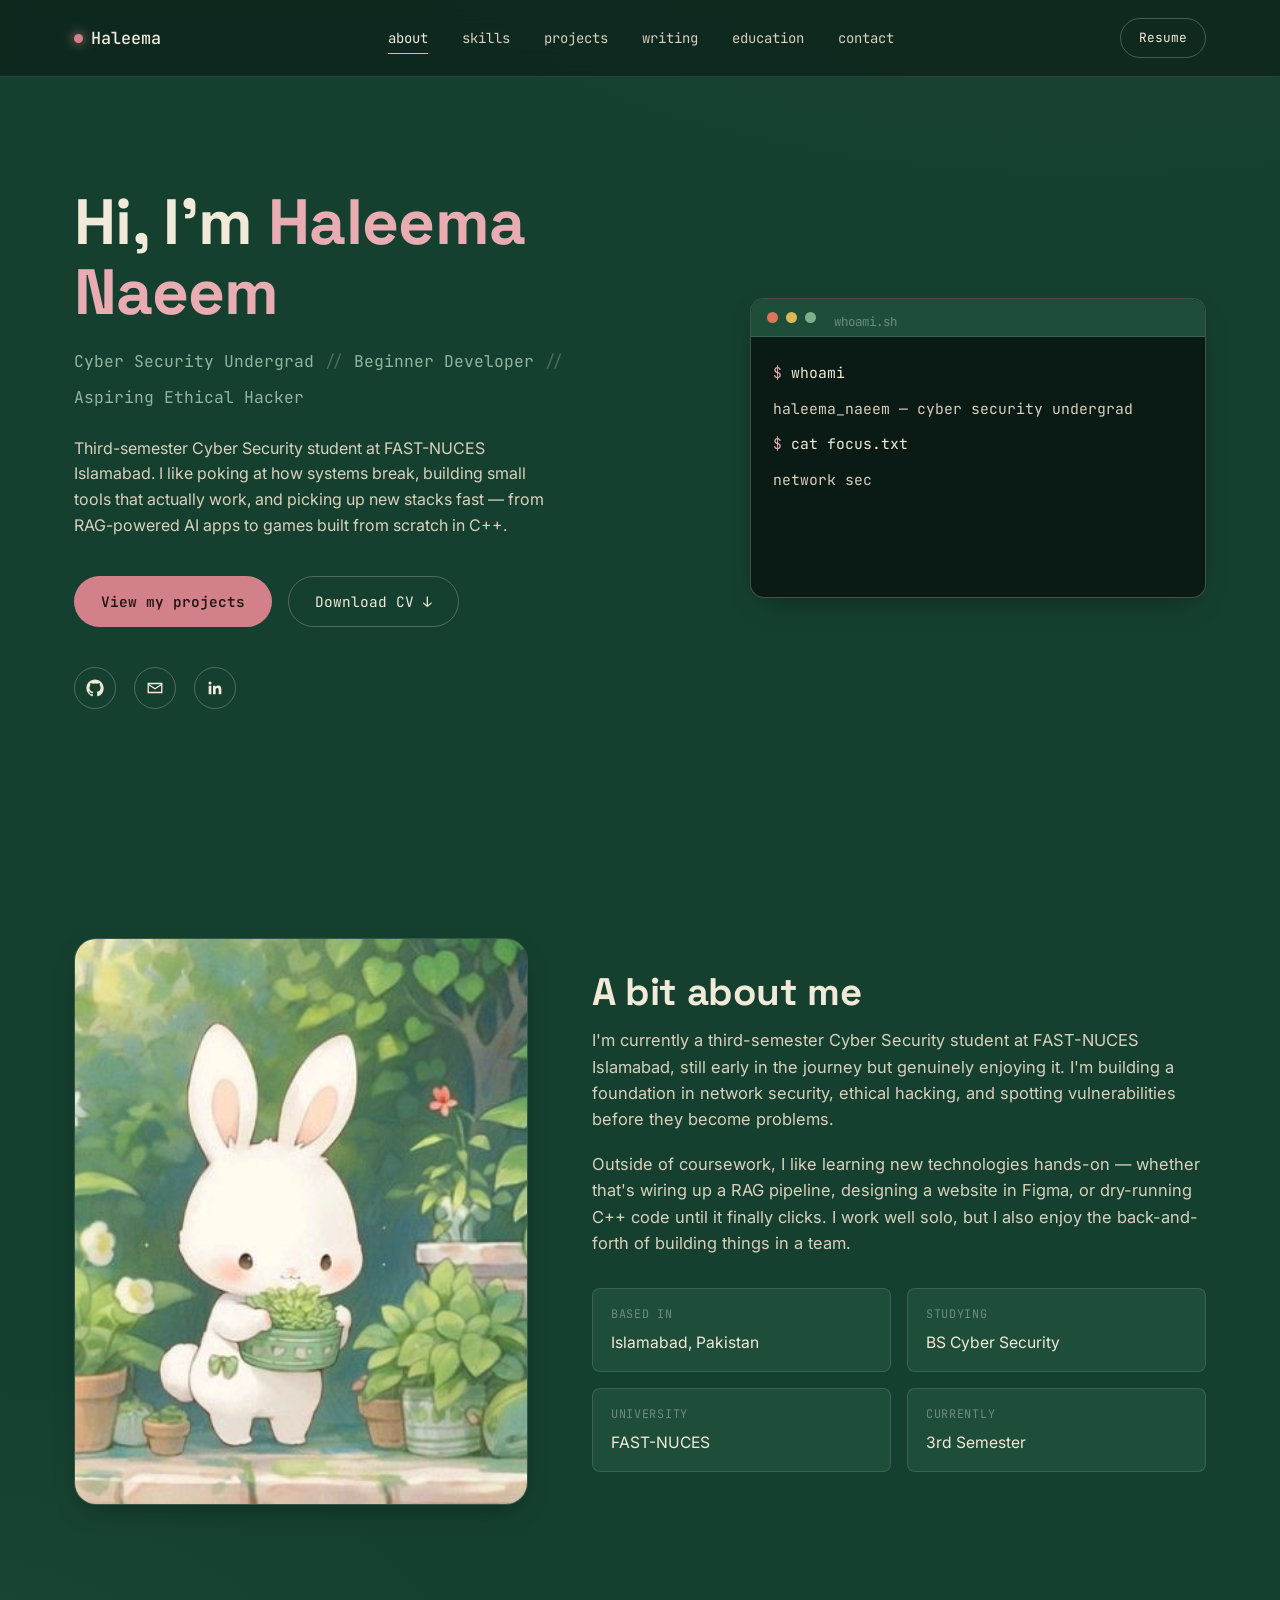
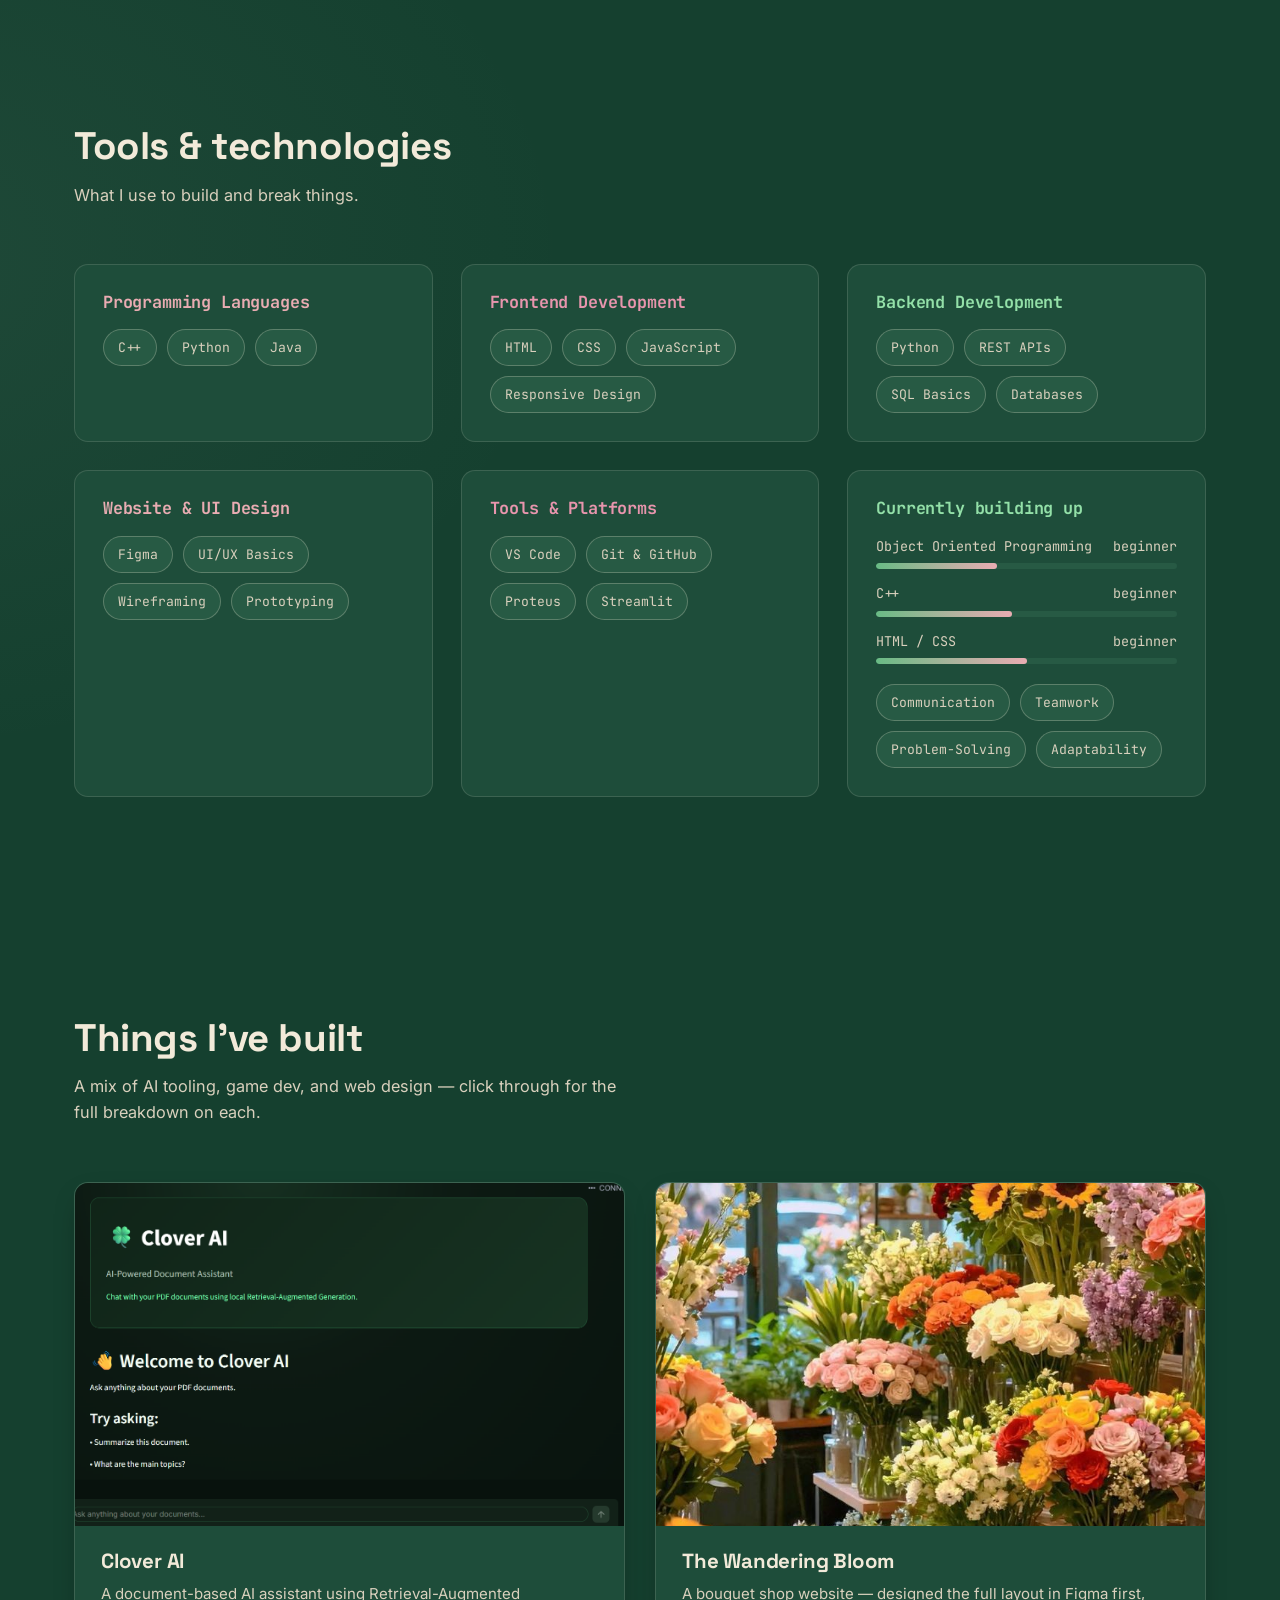
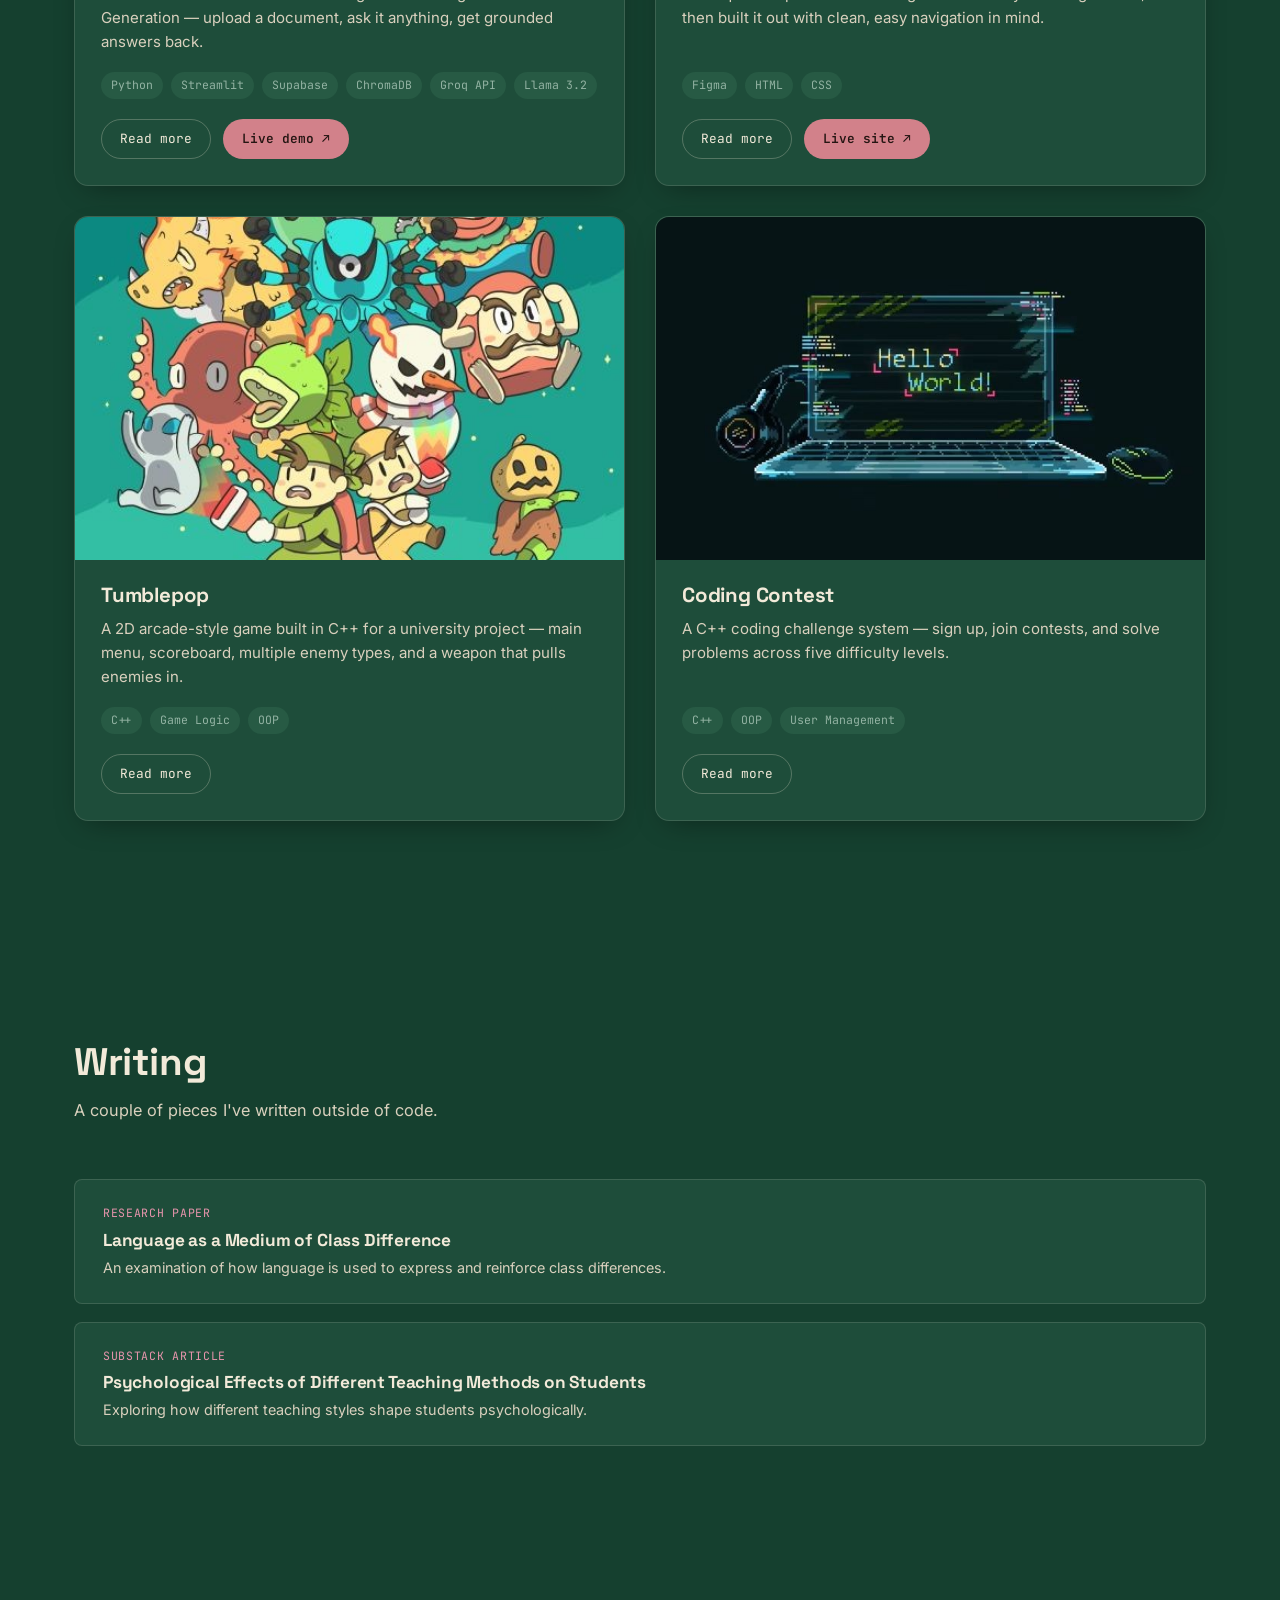
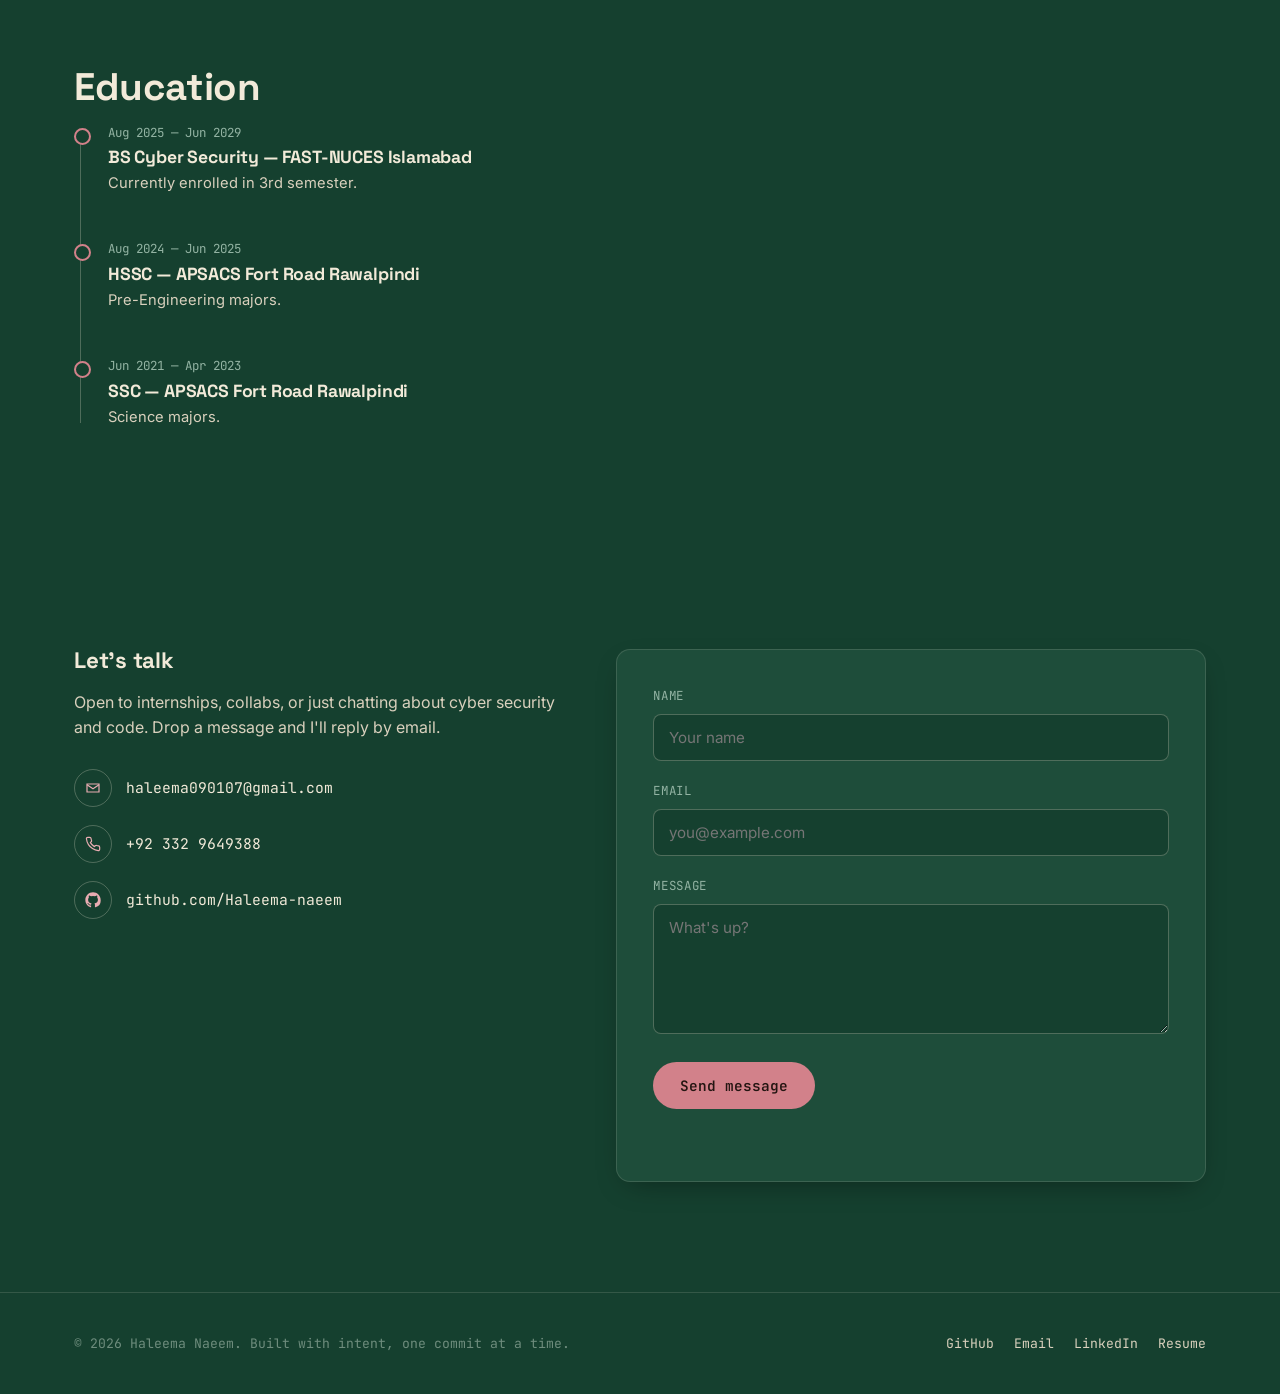
<file: index.html>
<!DOCTYPE html>
<html lang="en">
<head>
<script>if(/Android|iPhone|iPad|iPod|Mobile/i.test(navigator.userAgent)){document.documentElement.classList.add("is-mobile-device");}</script>
<meta charset="UTF-8" />
<link rel="icon" href="data:image/svg+xml,<svg xmlns='http://www.w3.org/2000/svg' viewBox='0 0 100 100'><text y='.9em' font-size='90'>🌸</text></svg>">
<meta name="viewport" content="width=device-width, initial-scale=1.0" />
<title>Haleema Naeem — Cyber Security Undergrad & Developer</title>
<meta name="description" content="Portfolio of Haleema Naeem — Cyber Security undergraduate at FAST-NUCES, building RAG apps, games, and web projects." />
<link rel="preconnect" href="https://fonts.googleapis.com">
<link rel="preconnect" href="https://fonts.gstatic.com" crossorigin>
<link href="https://fonts.googleapis.com/css2?family=Space+Grotesk:wght@500;600;700&family=Inter:wght@400;500;600&family=JetBrains+Mono:wght@400;500;600&display=swap" rel="stylesheet">
<link rel="stylesheet" href="css/style.css" />
</head>
<body>

<!-- ================= NAV ================= -->
<nav class="site-nav">
  <div class="wrap">
    <a href="#top" class="logo"><span class="dot"></span>Haleema</a>
    <ul class="nav-links">
      <li><a href="#about">about</a></li>
      <li><a href="#skills">skills</a></li>
      <li><a href="#projects">projects</a></li>
      <li><a href="#writing">writing</a></li>
      <li><a href="#education">education</a></li>
      <li><a href="#contact">contact</a></li>
    </ul>
    <div class="nav-cta">
      <a class="btn btn-ghost btn-sm" href="assets/Haleema_Naeem_CV.pdf" download>Resume</a>
      <button class="nav-toggle" aria-label="Toggle menu" aria-expanded="false">
        <span></span><span></span><span></span>
      </button>
    </div>
  </div>
</nav>

<!-- ================= HERO ================= -->
<header class="hero" id="top">
  <div class="wrap">
    <div class="hero-copy">
      <h1 class="hero-name">Hi, I'm <span class="accent">Haleema Naeem</span></h1>
      <div class="hero-role">
        <span>Cyber Security Undergrad</span>
        <span class="sep">//</span>
        <span>Beginner Developer</span>
        <span class="sep">//</span>
        <span>Aspiring Ethical Hacker</span>
      </div>
      <p class="hero-desc">
        Third-semester Cyber Security student at FAST-NUCES Islamabad. I like poking at how systems break,
        building small tools that actually work, and picking up new stacks fast — from RAG-powered AI apps
        to games built from scratch in C++.
      </p>
      <div class="hero-actions">
        <a href="#projects" class="btn btn-primary">View my projects</a>
        <a href="assets/Haleema_Naeem_CV.pdf" download class="btn btn-ghost">Download CV ↓</a>
      </div>
      <div class="hero-socials">
        <a href="https://github.com/Haleema-naeem" target="_blank" rel="noopener" aria-label="GitHub profile">
          <svg viewBox="0 0 24 24" fill="currentColor"><path d="M12 .5C5.65.5.5 5.65.5 12c0 5.09 3.29 9.4 7.86 10.93.57.1.79-.25.79-.55 0-.27-.01-1.16-.02-2.11-3.2.7-3.87-1.36-3.87-1.36-.53-1.34-1.29-1.7-1.29-1.7-1.05-.72.08-.71.08-.71 1.17.08 1.78 1.2 1.78 1.2 1.03 1.77 2.7 1.26 3.36.96.1-.75.4-1.26.73-1.55-2.56-.29-5.25-1.28-5.25-5.7 0-1.26.45-2.29 1.19-3.1-.12-.29-.52-1.46.11-3.05 0 0 .97-.31 3.18 1.18a11 11 0 0 1 5.79 0c2.2-1.49 3.17-1.18 3.17-1.18.63 1.59.23 2.76.11 3.05.74.81 1.19 1.84 1.19 3.1 0 4.43-2.7 5.4-5.27 5.69.42.36.78 1.07.78 2.16 0 1.56-.01 2.82-.01 3.2 0 .31.21.66.79.55A10.52 10.52 0 0 0 23.5 12C23.5 5.65 18.35.5 12 .5z"/></svg>
        </a>
        <a href="mailto:haleema090107@gmail.com" aria-label="Send an email">
          <svg viewBox="0 0 24 24" fill="none" stroke="currentColor" stroke-width="1.8"><path d="M3 6h18v12H3z"/><path d="M3 7l9 6 9-6"/></svg>
        </a>
        <!-- LinkedIn: replace href="#" below with your LinkedIn profile URL once you have one -->
        <a href="#" aria-label="LinkedIn (add your profile link)">
          <svg viewBox="0 0 24 24" fill="currentColor"><path d="M20.45 20.45h-3.55v-5.57c0-1.33-.02-3.03-1.85-3.03-1.85 0-2.14 1.45-2.14 2.94v5.66H9.36V9h3.41v1.56h.05c.48-.9 1.64-1.85 3.37-1.85 3.6 0 4.27 2.37 4.27 5.45v6.29zM5.34 7.43a2.06 2.06 0 1 1 0-4.12 2.06 2.06 0 0 1 0 4.12zM7.11 20.45H3.56V9h3.55v11.45z"/></svg>
        </a>
      </div>
    </div>

    <div class="terminal reveal">
      <div class="terminal-bar">
        <span></span><span></span><span></span>
        <span class="file">whoami.sh</span>
      </div>
      <div class="terminal-body" data-terminal-body></div>
    </div>
  </div>
</header>

<!-- ================= ABOUT ================= -->
<section id="about">
  <div class="wrap about-grid">
    <div class="about-photo reveal">
      <img src="assets/images/profile.jpg" alt="Illustrated avatar representing Haleema Naeem" loading="lazy" />
    </div>
    <div class="about-text reveal">
      <h2 class="section-title">A bit about me</h2>
      <p>
        I'm currently a third-semester Cyber Security student at FAST-NUCES Islamabad, still early in the
        journey but genuinely enjoying it. I'm building a foundation in network security, ethical hacking,
        and spotting vulnerabilities before they become problems.
      </p>
      <p>
        Outside of coursework, I like learning new technologies hands-on — whether that's wiring up a RAG
        pipeline, designing a website in Figma, or dry-running C++ code until it finally clicks. I work well
        solo, but I also enjoy the back-and-forth of building things in a team.
      </p>
      <div class="about-facts">
        <div class="fact">
          <div class="label">Based in</div>
          <div class="value">Islamabad, Pakistan</div>
        </div>
        <div class="fact">
          <div class="label">Studying</div>
          <div class="value">BS Cyber Security</div>
        </div>
        <div class="fact">
          <div class="label">University</div>
          <div class="value">FAST-NUCES</div>
        </div>
        <div class="fact">
          <div class="label">Currently</div>
          <div class="value">3rd Semester</div>
        </div>
      </div>
    </div>
  </div>
</section>

<!-- ================= SKILLS ================= -->
<section id="skills">
  <div class="wrap">
    <h2 class="section-title">Tools & technologies</h2>
    <p class="section-intro">What I use to build and break things.</p>

    <div class="skills-groups">
      <div class="skill-group reveal">
        <h3>Programming Languages</h3>
        <div class="skill-tags">
          <span class="tag">C++</span>
          <span class="tag">Python</span>
          <span class="tag">Java</span>
        </div>
      </div>

      <div class="skill-group reveal">
        <h3>Frontend Development</h3>
        <div class="skill-tags">
          <span class="tag">HTML</span>
          <span class="tag">CSS</span>
          <span class="tag">JavaScript</span>
          <span class="tag">Responsive Design</span>
        </div>
      </div>

      <div class="skill-group reveal">
        <h3>Backend Development</h3>
        <div class="skill-tags">
          <span class="tag">Python</span>
          <span class="tag">REST APIs</span>
          <span class="tag">SQL Basics</span>
          <span class="tag">Databases</span>
        </div>
      </div>

      <div class="skill-group reveal">
        <h3>Website & UI Design</h3>
        <div class="skill-tags">
          <span class="tag">Figma</span>
          <span class="tag">UI/UX Basics</span>
          <span class="tag">Wireframing</span>
          <span class="tag">Prototyping</span>
        </div>
      </div>

      <div class="skill-group reveal">
        <h3>Tools & Platforms</h3>
        <div class="skill-tags">
          <span class="tag">VS Code</span>
          <span class="tag">Git & GitHub</span>
          <span class="tag">Proteus</span>
          <span class="tag">Streamlit</span>
        </div>
      </div>

      <div class="skill-group reveal">
        <h3>Currently building up</h3>
        <div class="skill-bars">
          <div class="skill-bar" style="--fill:40%">
            <div class="top"><span>Object Oriented Programming</span><span>beginner</span></div>
            <div class="bar-track"><div class="bar-fill"></div></div>
          </div>
          <div class="skill-bar" style="--fill:45%">
            <div class="top"><span>C++</span><span>beginner</span></div>
            <div class="bar-track"><div class="bar-fill"></div></div>
          </div>
          <div class="skill-bar" style="--fill:50%">
            <div class="top"><span>HTML / CSS</span><span>beginner</span></div>
            <div class="bar-track"><div class="bar-fill"></div></div>
          </div>
        </div>
        <div class="skill-tags" style="margin-top:20px">
          <span class="tag">Communication</span>
          <span class="tag">Teamwork</span>
          <span class="tag">Problem-Solving</span>
          <span class="tag">Adaptability</span>
        </div>
      </div>
    </div>
  </div>
</section>

<!-- ================= PROJECTS ================= -->
<section id="projects">
  <div class="wrap">
    <h2 class="section-title">Things I've built</h2>
    <p class="section-intro">A mix of AI tooling, game dev, and web design — click through for the full breakdown on each.</p>

    <div class="projects-grid">

      <!-- Clover AI -->
      <article class="project-card reveal">
        <div class="project-thumb">
          <img src="assets/images/cloverai.jpg" alt="Clover AI document assistant chat interface" loading="lazy" />
        </div>
        <div class="project-info">
          <h3>Clover AI</h3>
          <p>A document-based AI assistant using Retrieval-Augmented Generation — upload a document, ask it anything, get grounded answers back.</p>
          <div class="project-stack">
            <span>Python</span><span>Streamlit</span><span>Supabase</span><span>ChromaDB</span><span>Groq API</span><span>Llama 3.2</span>
          </div>
          <div class="project-links">
            <a href="projects/clover-ai.html" class="btn btn-ghost btn-sm">Read more</a>
            <a href="https://cloverai.streamlit.app/" target="_blank" rel="noopener" class="btn btn-primary btn-sm">Live demo ↗</a>
          </div>
        </div>
      </article>

      <!-- Wandering Bloom -->
      <article class="project-card reveal">
        <div class="project-thumb">
          <img src="assets/images/wandering-bloom.jpg" alt="Colourful flower shop interior, inspiration for the Wandering Bloom website" loading="lazy" />
        </div>
        <div class="project-info">
          <h3>The Wandering Bloom</h3>
          <p>A bouquet shop website — designed the full layout in Figma first, then built it out with clean, easy navigation in mind.</p>
          <div class="project-stack">
            <span>Figma</span><span>HTML</span><span>CSS</span>
          </div>
          <div class="project-links">
            <a href="projects/wandering-bloom.html" class="btn btn-ghost btn-sm">Read more</a>
            <a href="https://25i-6514.github.io/the-wandering-bloom/" target="_blank" rel="noopener" class="btn btn-primary btn-sm">Live site ↗</a>
          </div>
        </div>
      </article>

      <!-- Tumblepop -->
      <article class="project-card reveal">
        <div class="project-thumb">
          <img src="assets/images/tumblepop.jpg" alt="Colourful cast of characters from the Tumblepop 2D game" loading="lazy" />
        </div>
        <div class="project-info">
          <h3>Tumblepop</h3>
          <p>A 2D arcade-style game built in C++ for a university project — main menu, scoreboard, multiple enemy types, and a weapon that pulls enemies in.</p>
          <div class="project-stack">
            <span>C++</span><span>Game Logic</span><span>OOP</span>
          </div>
          <div class="project-links">
            <a href="projects/tumblepop.html" class="btn btn-ghost btn-sm">Read more</a>
          </div>
        </div>
      </article>

      <!-- Coding Contest -->
      <article class="project-card reveal">
        <div class="project-thumb">
          <img src="assets/images/coding-contest.jpg" alt="Pixel art terminal reading Hello World, representing the Coding Contest platform" loading="lazy" />
        </div>
        <div class="project-info">
          <h3>Coding Contest</h3>
          <p>A C++ coding challenge system — sign up, join contests, and solve problems across five difficulty levels.</p>
          <div class="project-stack">
            <span>C++</span><span>OOP</span><span>User Management</span>
          </div>
          <div class="project-links">
            <a href="projects/coding-contest.html" class="btn btn-ghost btn-sm">Read more</a>
          </div>
        </div>
      </article>

    </div>
  </div>
</section>

<!-- ================= WRITING ================= -->
<section id="writing">
  <div class="wrap">
    <h2 class="section-title">Writing</h2>
    <p class="section-intro">A couple of pieces I've written outside of code.</p>

    <div class="writing-list">
      <div class="writing-item reveal">
        <div class="wi-text">
          <span class="kind">Research Paper</span>
          <h4>Language as a Medium of Class Difference</h4>
          <p>An examination of how language is used to express and reinforce class differences.</p>
        </div>
      </div>
      <div class="writing-item reveal">
        <div class="wi-text">
          <span class="kind">Substack Article</span>
          <h4>Psychological Effects of Different Teaching Methods on Students</h4>
          <p>Exploring how different teaching styles shape students psychologically.</p>
        </div>
      </div>
    </div>
  </div>
</section>

<!-- ================= EDUCATION ================= -->
<section id="education">
  <div class="wrap">
    <h2 class="section-title">Education</h2>

    <div class="timeline">
      <div class="tl-item reveal">
        <span class="tl-date">Aug 2025 — Jun 2029</span>
        <h4>BS Cyber Security — FAST-NUCES Islamabad</h4>
        <p>Currently enrolled in 3rd semester.</p>
      </div>
      <div class="tl-item reveal">
        <span class="tl-date">Aug 2024 — Jun 2025</span>
        <h4>HSSC — APSACS Fort Road Rawalpindi</h4>
        <p>Pre-Engineering majors.</p>
      </div>
      <div class="tl-item reveal">
        <span class="tl-date">Jun 2021 — Apr 2023</span>
        <h4>SSC — APSACS Fort Road Rawalpindi</h4>
        <p>Science majors.</p>
      </div>
    </div>
  </div>
</section>

<!-- ================= CONTACT ================= -->
<section id="contact">
  <div class="wrap contact-grid">
    <div class="contact-info reveal">
      <h3>Let's talk</h3>
      <p>Open to internships, collabs, or just chatting about cyber security and code. Drop a message and I'll reply by email.</p>

      <div class="contact-detail">
        <span class="ic"><svg viewBox="0 0 24 24" fill="none" stroke="currentColor" stroke-width="1.8"><path d="M3 6h18v12H3z"/><path d="M3 7l9 6 9-6"/></svg></span>
        <a href="mailto:haleema090107@gmail.com">haleema090107@gmail.com</a>
      </div>
      <div class="contact-detail">
        <span class="ic"><svg viewBox="0 0 24 24" fill="none" stroke="currentColor" stroke-width="1.8"><path d="M22 16.92v3a2 2 0 0 1-2.18 2 19.79 19.79 0 0 1-8.63-3.07 19.5 19.5 0 0 1-6-6 19.79 19.79 0 0 1-3.07-8.67A2 2 0 0 1 4.11 2h3a2 2 0 0 1 2 1.72c.13.96.36 1.9.68 2.81a2 2 0 0 1-.45 2.11L8.09 9.91a16 16 0 0 0 6 6l1.27-1.27a2 2 0 0 1 2.11-.45c.9.32 1.85.55 2.81.68A2 2 0 0 1 22 16.92z"/></svg></span>
        <span>+92 332 9649388</span>
      </div>
      <div class="contact-detail">
        <span class="ic"><svg viewBox="0 0 24 24" fill="currentColor"><path d="M12 .5C5.65.5.5 5.65.5 12c0 5.09 3.29 9.4 7.86 10.93.57.1.79-.25.79-.55 0-.27-.01-1.16-.02-2.11-3.2.7-3.87-1.36-3.87-1.36-.53-1.34-1.29-1.7-1.29-1.7-1.05-.72.08-.71.08-.71 1.17.08 1.78 1.2 1.78 1.2 1.03 1.77 2.7 1.26 3.36.96.1-.75.4-1.26.73-1.55-2.56-.29-5.25-1.28-5.25-5.7 0-1.26.45-2.29 1.19-3.1-.12-.29-.52-1.46.11-3.05 0 0 .97-.31 3.18 1.18a11 11 0 0 1 5.79 0c2.2-1.49 3.17-1.18 3.17-1.18.63 1.59.23 2.76.11 3.05.74.81 1.19 1.84 1.19 3.1 0 4.43-2.7 5.4-5.27 5.69.42.36.78 1.07.78 2.16 0 1.56-.01 2.82-.01 3.2 0 .31.21.66.79.55A10.52 10.52 0 0 0 23.5 12C23.5 5.65 18.35.5 12 .5z"/></svg></span>
        <a href="https://github.com/Haleema-naeem" target="_blank" rel="noopener">github.com/Haleema-naeem</a>
      </div>
    </div>

    <form class="contact-form reveal" data-contact-form action="https://formspree.io/f/moeabekl" method="POST">
      <div class="form-row">
        <label for="name">Name</label>
        <input type="text" id="name" name="name" placeholder="Your name" required />
      </div>
      <div class="form-row">
        <label for="email">Email</label>
        <input type="email" id="email" name="email" placeholder="you@example.com" required />
      </div>
      <div class="form-row">
        <label for="message">Message</label>
        <textarea id="message" name="message" placeholder="What's up?" required></textarea>
      </div>
      <input type="text" name="_gotcha" style="display:none" tabindex="-1" autocomplete="off" />
      <button type="submit" class="btn btn-primary">Send message</button>
      <div class="form-status" role="status" aria-live="polite"></div>
    </form>
  </div>
</section>

<!-- ================= FOOTER ================= -->
<footer class="site-footer">
  <div class="wrap">
    <p>© 2026 Haleema Naeem. Built with intent, one commit at a time.</p>
    <div class="footer-socials">
      <a href="https://github.com/Haleema-naeem" target="_blank" rel="noopener">GitHub</a>
      <a href="mailto:haleema090107@gmail.com">Email</a>
      <a href="#">LinkedIn</a>
      <a href="assets/Haleema_Naeem_CV.pdf" download>Resume</a>
    </div>
  </div>
</footer>

<script src="js/script.js"></script>
</body>
</html>
</file>
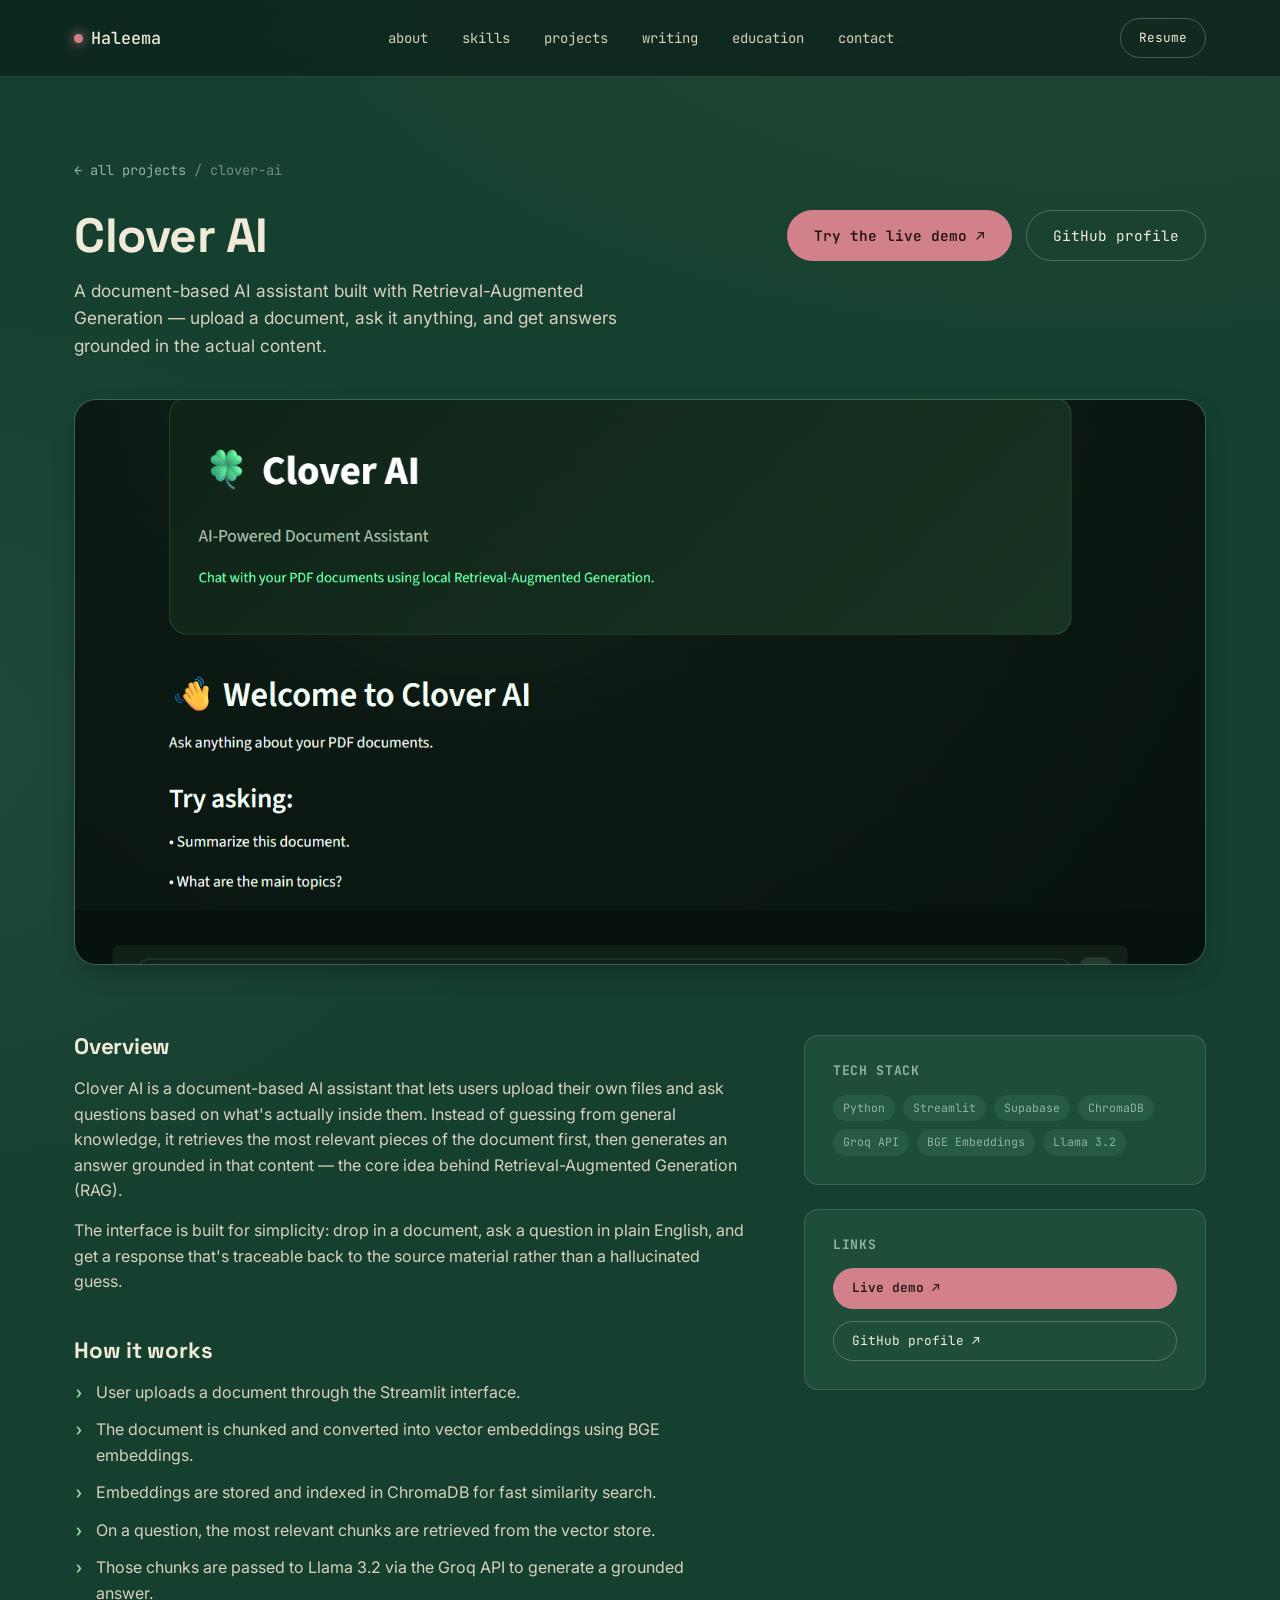
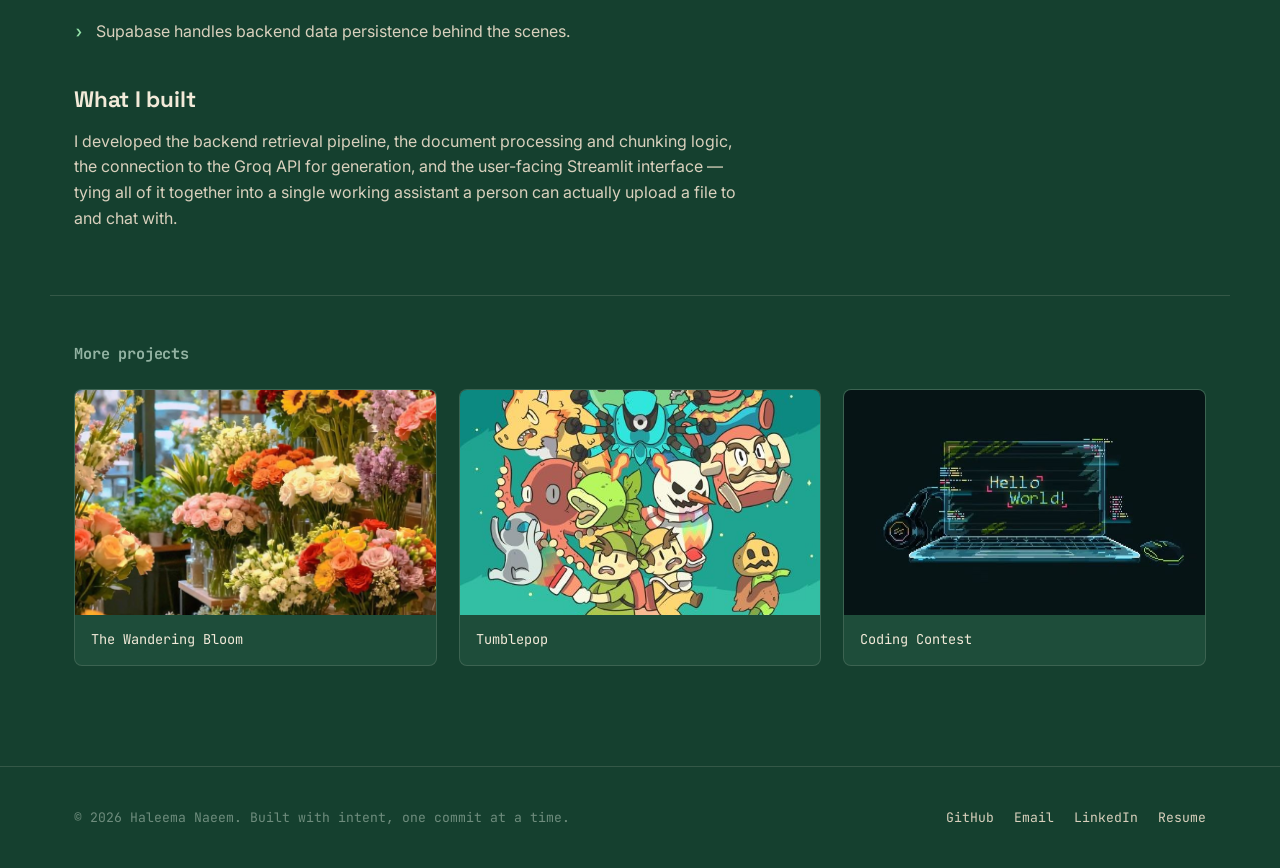
<file: projects/clover-ai.html>
<!DOCTYPE html>
<html lang="en">
<head>
<script>if(/Android|iPhone|iPad|iPod|Mobile/i.test(navigator.userAgent)){document.documentElement.classList.add("is-mobile-device");}</script>
<meta charset="UTF-8" />
<link rel="icon" href="data:image/svg+xml,<svg xmlns='http://www.w3.org/2000/svg' viewBox='0 0 100 100'><text y='.9em' font-size='90'>🌸</text></svg>">
<meta name="viewport" content="width=device-width, initial-scale=1.0" />
<title>Clover AI — Haleema Naeem</title>
<meta name="description" content="Clover AI — a document-based RAG assistant built with Python, Streamlit, Supabase, ChromaDB, Groq, and Llama 3.2." />
<link rel="preconnect" href="https://fonts.googleapis.com">
<link rel="preconnect" href="https://fonts.gstatic.com" crossorigin>
<link href="https://fonts.googleapis.com/css2?family=Space+Grotesk:wght@500;600;700&family=Inter:wght@400;500;600&family=JetBrains+Mono:wght@400;500;600&display=swap" rel="stylesheet">
<link rel="stylesheet" href="../css/style.css" />
</head>
<body>

<nav class="site-nav">
  <div class="wrap">
    <a href="../index.html#top" class="logo"><span class="dot"></span>Haleema</a>
    <ul class="nav-links">
      <li><a href="../index.html#about">about</a></li>
      <li><a href="../index.html#skills">skills</a></li>
      <li><a href="../index.html#projects">projects</a></li>
      <li><a href="../index.html#writing">writing</a></li>
      <li><a href="../index.html#education">education</a></li>
      <li><a href="../index.html#contact">contact</a></li>
    </ul>
    <div class="nav-cta">
      <a class="btn btn-ghost btn-sm" href="../assets/Haleema_Naeem_CV.pdf" download>Resume</a>
      <button class="nav-toggle" aria-label="Toggle menu" aria-expanded="false">
        <span></span><span></span><span></span>
      </button>
    </div>
  </div>
</nav>

<header class="project-hero">
  <div class="wrap">
    <div class="breadcrumb">
      <a href="../index.html#projects">← all projects</a> <span>/ clover-ai</span>
    </div>

    <div class="project-hero-top">
      <div>
        <h1>Clover AI</h1>
        <p class="project-tagline">A document-based AI assistant built with Retrieval-Augmented Generation — upload a document, ask it anything, and get answers grounded in the actual content.</p>
      </div>
      <div class="project-hero-actions">
        <a href="https://cloverai.streamlit.app/" target="_blank" rel="noopener" class="btn btn-primary">Try the live demo ↗</a>
        <a href="https://github.com/Haleema-naeem" target="_blank" rel="noopener" class="btn btn-ghost">GitHub profile</a>
      </div>
    </div>

    <div class="project-hero-img reveal">
      <img src="../assets/images/cloverai.jpg" alt="Clover AI document assistant chat interface" />
    </div>
  </div>
</header>

<div class="project-body">
  <div class="wrap project-body-grid">
    <div>
      <div class="project-section reveal">
        <h2>Overview</h2>
        <p>
          Clover AI is a document-based AI assistant that lets users upload their own files and ask questions
          based on what's actually inside them. Instead of guessing from general knowledge, it retrieves the
          most relevant pieces of the document first, then generates an answer grounded in that content — the
          core idea behind Retrieval-Augmented Generation (RAG).
        </p>
        <p>
          The interface is built for simplicity: drop in a document, ask a question in plain English, and get
          a response that's traceable back to the source material rather than a hallucinated guess.
        </p>
      </div>

      <div class="project-section reveal">
        <h2>How it works</h2>
        <ul class="feature-list">
          <li>User uploads a document through the Streamlit interface.</li>
          <li>The document is chunked and converted into vector embeddings using BGE embeddings.</li>
          <li>Embeddings are stored and indexed in ChromaDB for fast similarity search.</li>
          <li>On a question, the most relevant chunks are retrieved from the vector store.</li>
          <li>Those chunks are passed to Llama 3.2 via the Groq API to generate a grounded answer.</li>
          <li>Supabase handles backend data persistence behind the scenes.</li>
        </ul>
      </div>

      <div class="project-section reveal">
        <h2>What I built</h2>
        <p>
          I developed the backend retrieval pipeline, the document processing and chunking logic, the
          connection to the Groq API for generation, and the user-facing Streamlit interface — tying all of
          it together into a single working assistant a person can actually upload a file to and chat with.
        </p>
      </div>
    </div>

    <aside>
      <div class="side-card reveal">
        <h4>Tech stack</h4>
        <div class="project-stack">
          <span>Python</span>
          <span>Streamlit</span>
          <span>Supabase</span>
          <span>ChromaDB</span>
          <span>Groq API</span>
          <span>BGE Embeddings</span>
          <span>Llama 3.2</span>
        </div>
      </div>
      <div class="side-card reveal">
        <h4>Links</h4>
        <div class="project-links" style="flex-direction:column; align-items:stretch;">
          <a href="https://cloverai.streamlit.app/" target="_blank" rel="noopener" class="btn btn-primary btn-sm">Live demo ↗</a>
          <a href="https://github.com/Haleema-naeem" target="_blank" rel="noopener" class="btn btn-ghost btn-sm">GitHub profile ↗</a>
        </div>
      </div>
    </aside>
  </div>

  <div class="wrap other-projects">
    <h3>More projects</h3>
    <div class="other-grid">
      <a href="wandering-bloom.html" class="other-card">
        <div class="other-thumb"><img src="../assets/images/wandering-bloom.jpg" alt="Wandering Bloom flower shop website" /></div>
        <p>The Wandering Bloom</p>
      </a>
      <a href="tumblepop.html" class="other-card">
        <div class="other-thumb"><img src="../assets/images/tumblepop.jpg" alt="Tumblepop game characters" /></div>
        <p>Tumblepop</p>
      </a>
      <a href="coding-contest.html" class="other-card">
        <div class="other-thumb"><img src="../assets/images/coding-contest.jpg" alt="Coding Contest platform" /></div>
        <p>Coding Contest</p>
      </a>
    </div>
  </div>
</div>

<footer class="site-footer">
  <div class="wrap">
    <p>© 2026 Haleema Naeem. Built with intent, one commit at a time.</p>
    <div class="footer-socials">
      <a href="https://github.com/Haleema-naeem" target="_blank" rel="noopener">GitHub</a>
      <a href="mailto:haleema090107@gmail.com">Email</a>
      <a href="#">LinkedIn</a>
      <a href="../assets/Haleema_Naeem_CV.pdf" download>Resume</a>
    </div>
  </div>
</footer>

<script src="../js/script.js"></script>
</body>
</html>
</file>
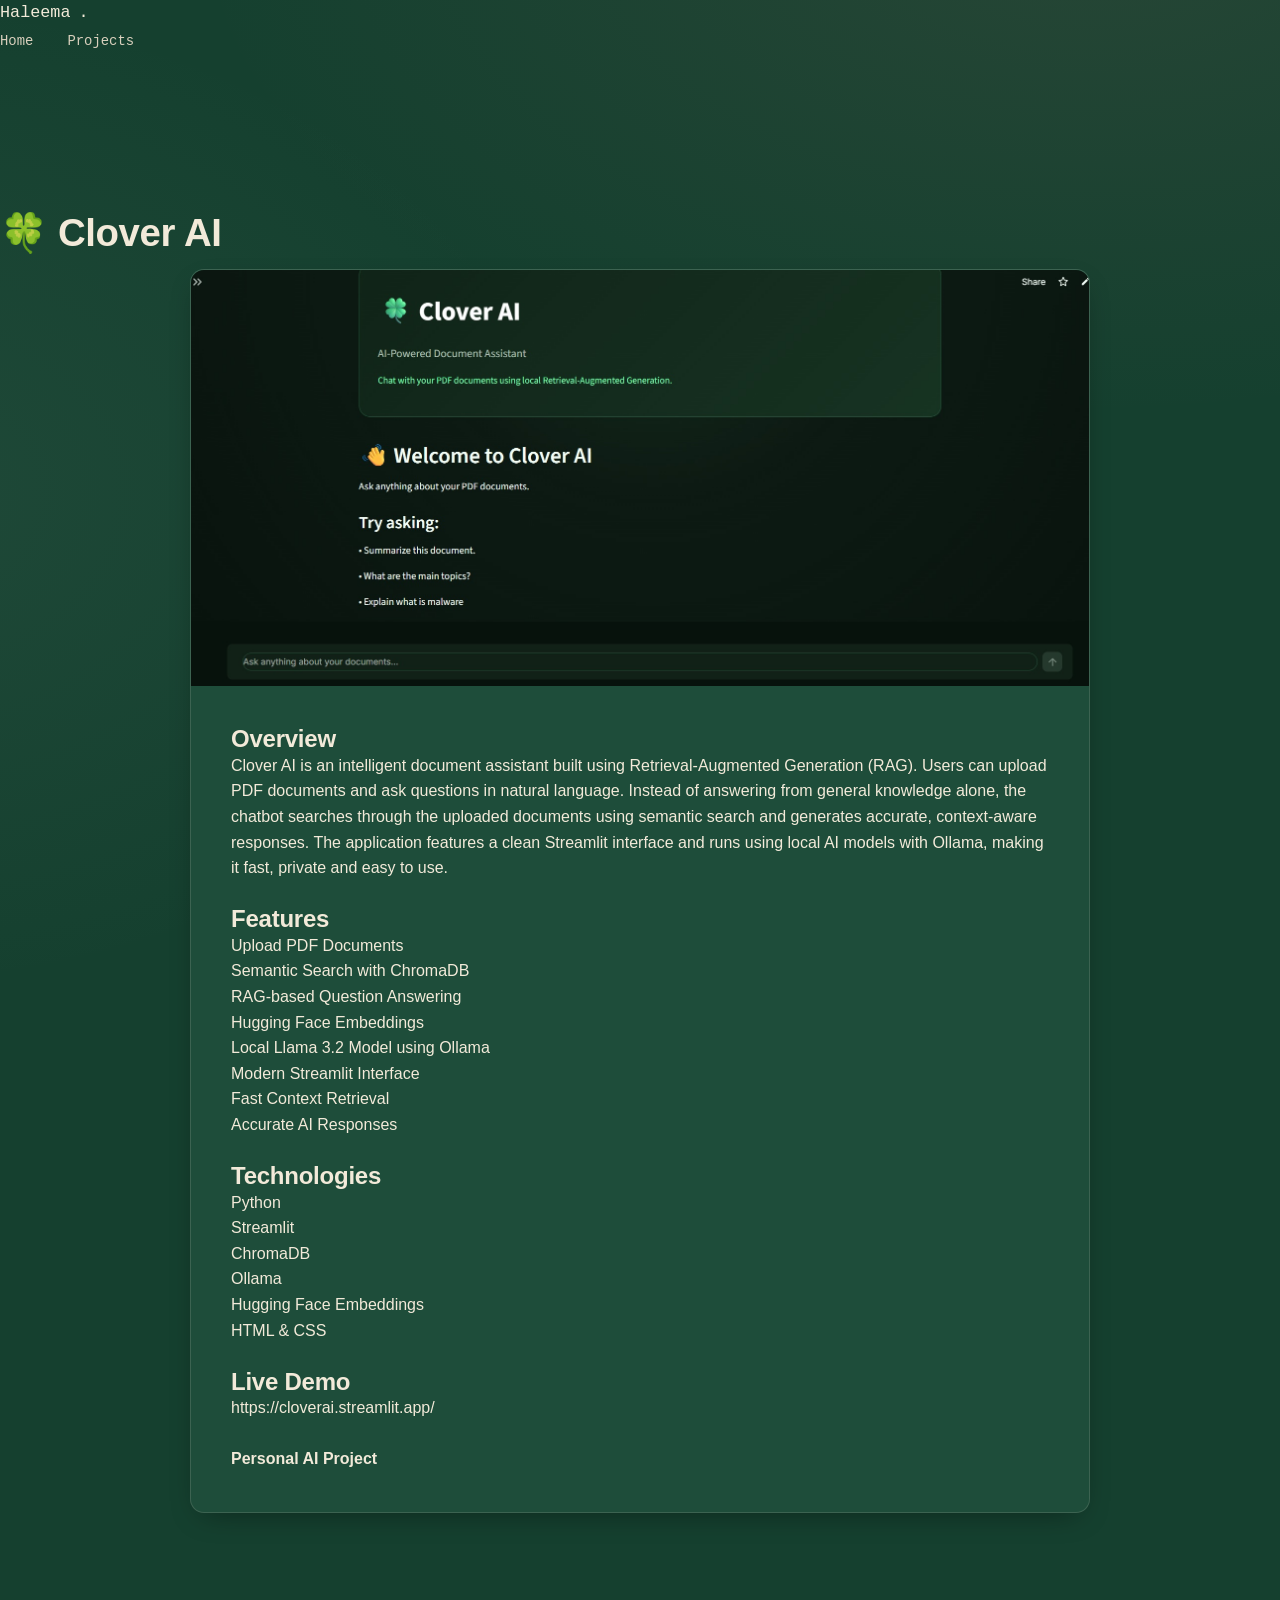
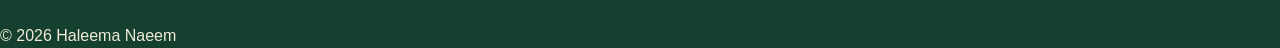
<file: projects/cloverai.html>
<!DOCTYPE html>
<html lang="en">

<head>

<meta charset="UTF-8">

<meta name="viewport"
content="width=device-width, initial-scale=1.0">

<title>Clover AI</title>

<link rel="stylesheet"
href="../css/style.css">

</head>

<body>

<header>

<nav class="navbar">

<div class="logo">

Haleema<span>.</span>

</div>

<ul class="nav-links">

<li><a href="../index.html">Home</a></li>

<li><a href="../index.html#projects">Projects</a></li>

</ul>

</nav>

</header>

<section style="padding-top:160px;">

<h1 class="section-title">

🍀 Clover AI

</h1>

<div class="project-card"
style="max-width:900px;margin:auto;">

<img src="../images/cloverai.jpg">

<div style="padding:40px;">

<h2>Overview</h2>

<p>

Clover AI is an intelligent document assistant built using
Retrieval-Augmented Generation (RAG). Users can upload PDF
documents and ask questions in natural language. Instead of
answering from general knowledge alone, the chatbot searches
through the uploaded documents using semantic search and
generates accurate, context-aware responses.

The application features a clean Streamlit interface and runs
using local AI models with Ollama, making it fast, private and
easy to use.

</p>

<br>

<h2>Features</h2>

<ul>

<li>Upload PDF Documents</li>

<li>Semantic Search with ChromaDB</li>

<li>RAG-based Question Answering</li>

<li>Hugging Face Embeddings</li>

<li>Local Llama 3.2 Model using Ollama</li>

<li>Modern Streamlit Interface</li>

<li>Fast Context Retrieval</li>

<li>Accurate AI Responses</li>

</ul>

<br>

<h2>Technologies</h2>

<p>

Python

<br>

Streamlit

<br>

ChromaDB

<br>

Ollama

<br>

Hugging Face Embeddings

<br>

HTML & CSS

</p>

<br>

<h2>Live Demo</h2>

<p>

<a href="https://cloverai.streamlit.app/"
target="_blank">

https://cloverai.streamlit.app/

</a>

</p>

<br>

<p>

<strong>

Personal AI Project

</strong>

</p>

</div>

</div>

</section>

<footer>

<p>

© 2026 Haleema Naeem

</p>

</footer>

</body>

</html>
</file>
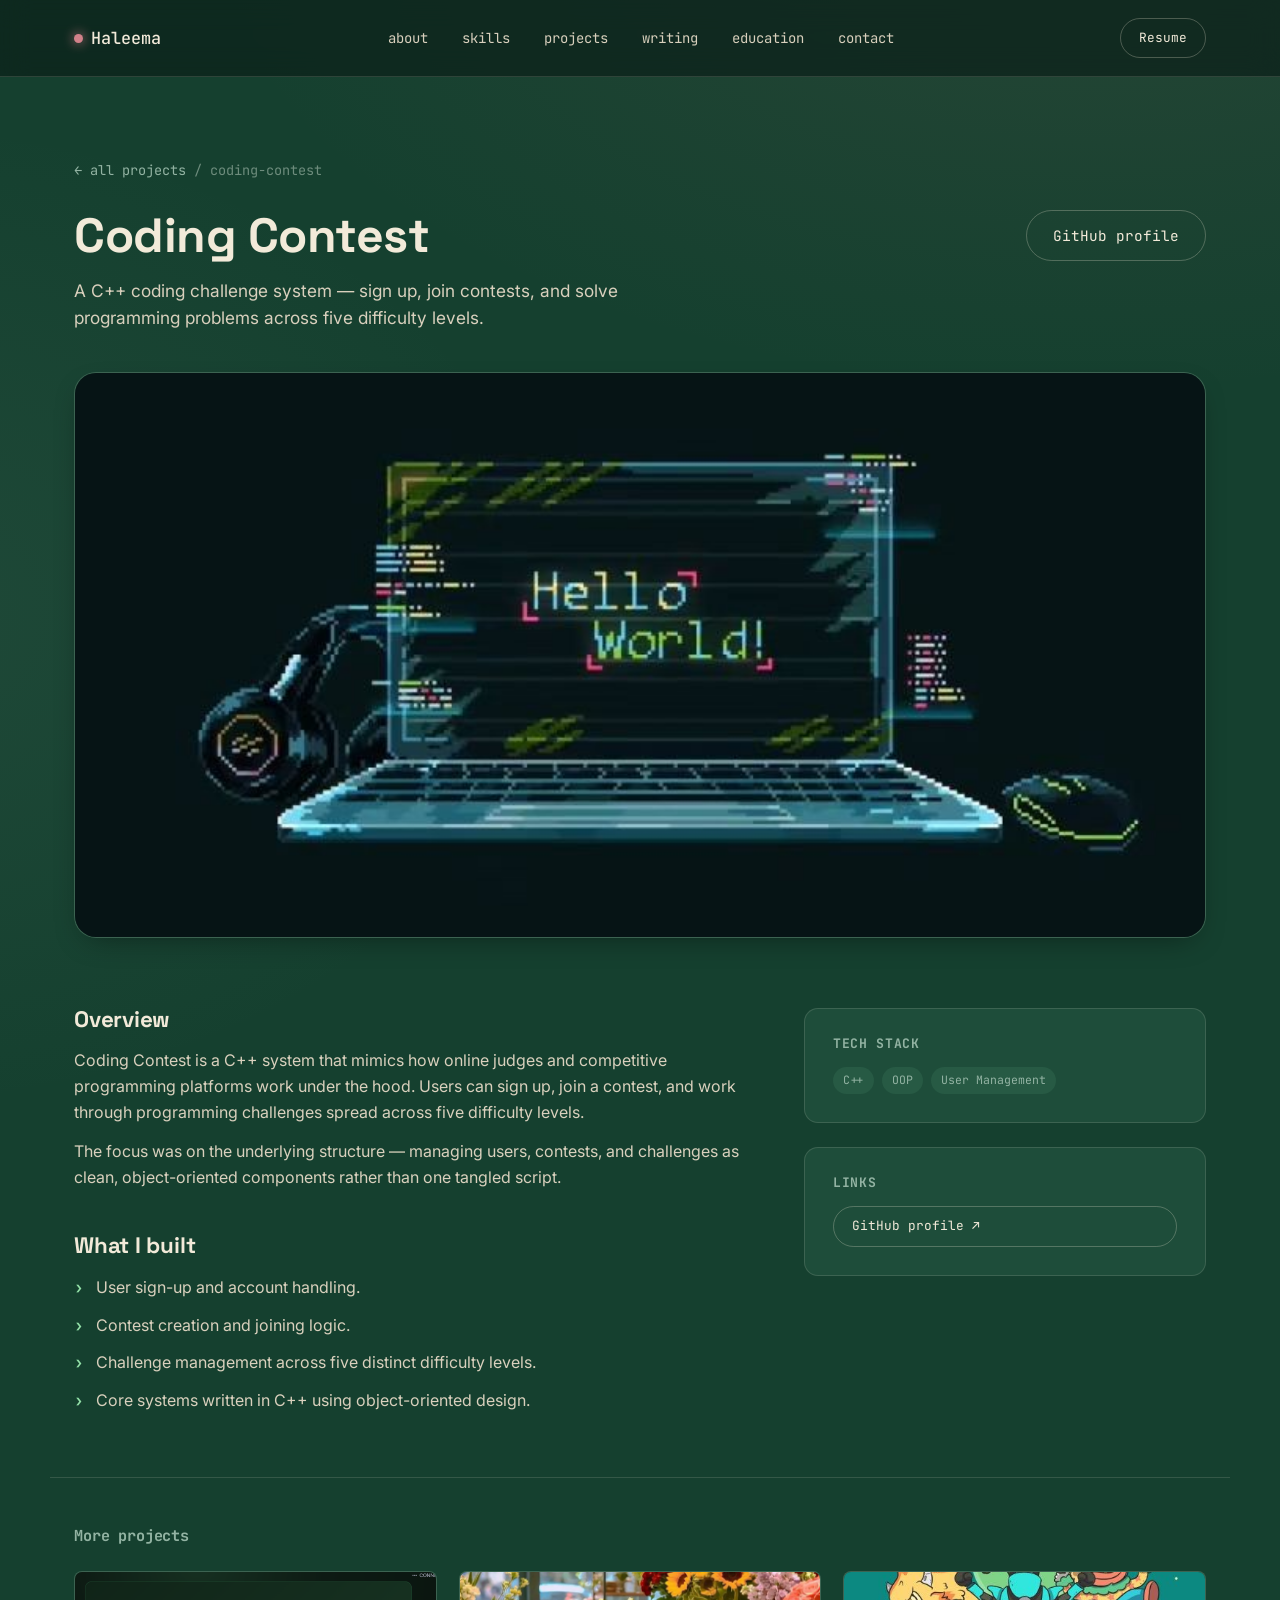
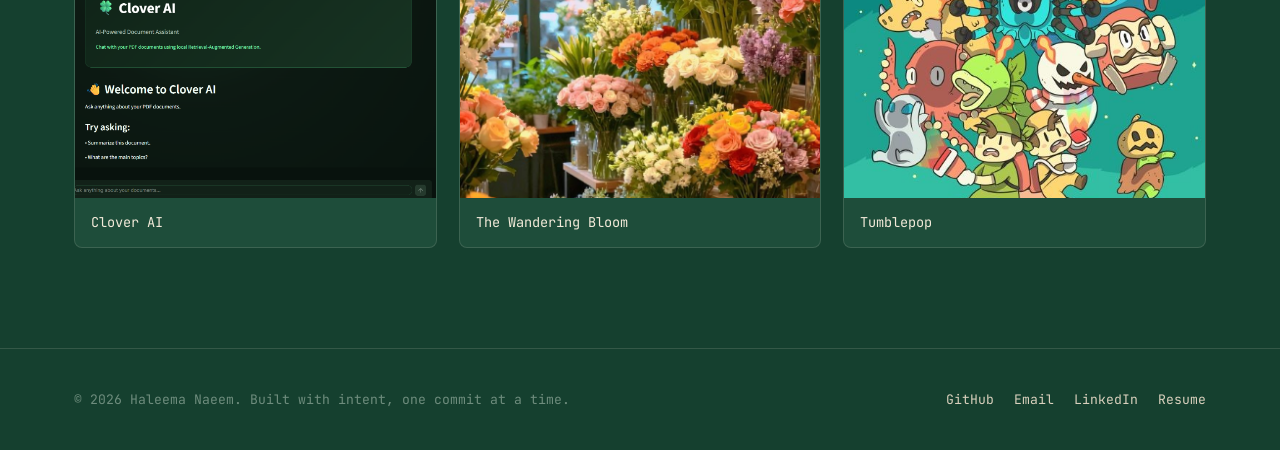
<file: projects/coding-contest.html>
<!DOCTYPE html>
<html lang="en">
<head>
<script>if(/Android|iPhone|iPad|iPod|Mobile/i.test(navigator.userAgent)){document.documentElement.classList.add("is-mobile-device");}</script>
<meta charset="UTF-8" />
<link rel="icon" href="data:image/svg+xml,<svg xmlns='http://www.w3.org/2000/svg' viewBox='0 0 100 100'><text y='.9em' font-size='90'>🌸</text></svg>">
<meta name="viewport" content="width=device-width, initial-scale=1.0" />
<title>Coding Contest — Haleema Naeem</title>
<meta name="description" content="Coding Contest — a C++ coding challenge platform with sign-up, contests, and five difficulty levels." />
<link rel="preconnect" href="https://fonts.googleapis.com">
<link rel="preconnect" href="https://fonts.gstatic.com" crossorigin>
<link href="https://fonts.googleapis.com/css2?family=Space+Grotesk:wght@500;600;700&family=Inter:wght@400;500;600&family=JetBrains+Mono:wght@400;500;600&display=swap" rel="stylesheet">
<link rel="stylesheet" href="../css/style.css" />
</head>
<body>

<nav class="site-nav">
  <div class="wrap">
    <a href="../index.html#top" class="logo"><span class="dot"></span>Haleema</a>
    <ul class="nav-links">
      <li><a href="../index.html#about">about</a></li>
      <li><a href="../index.html#skills">skills</a></li>
      <li><a href="../index.html#projects">projects</a></li>
      <li><a href="../index.html#writing">writing</a></li>
      <li><a href="../index.html#education">education</a></li>
      <li><a href="../index.html#contact">contact</a></li>
    </ul>
    <div class="nav-cta">
      <a class="btn btn-ghost btn-sm" href="../assets/Haleema_Naeem_CV.pdf" download>Resume</a>
      <button class="nav-toggle" aria-label="Toggle menu" aria-expanded="false">
        <span></span><span></span><span></span>
      </button>
    </div>
  </div>
</nav>

<header class="project-hero">
  <div class="wrap">
    <div class="breadcrumb">
      <a href="../index.html#projects">← all projects</a> <span>/ coding-contest</span>
    </div>

    <div class="project-hero-top">
      <div>
        <h1>Coding Contest</h1>
        <p class="project-tagline">A C++ coding challenge system — sign up, join contests, and solve programming problems across five difficulty levels.</p>
      </div>
      <div class="project-hero-actions">
        <a href="https://github.com/Haleema-naeem" target="_blank" rel="noopener" class="btn btn-ghost">GitHub profile</a>
      </div>
    </div>

    <div class="project-hero-img reveal">
      <img src="../assets/images/coding-contest.jpg" alt="Pixel art terminal screen reading Hello World" />
    </div>
  </div>
</header>

<div class="project-body">
  <div class="wrap project-body-grid">
    <div>
      <div class="project-section reveal">
        <h2>Overview</h2>
        <p>
          Coding Contest is a C++ system that mimics how online judges and competitive programming platforms
          work under the hood. Users can sign up, join a contest, and work through programming challenges
          spread across five difficulty levels.
        </p>
        <p>
          The focus was on the underlying structure — managing users, contests, and challenges as clean,
          object-oriented components rather than one tangled script.
        </p>
      </div>

      <div class="project-section reveal">
        <h2>What I built</h2>
        <ul class="feature-list">
          <li>User sign-up and account handling.</li>
          <li>Contest creation and joining logic.</li>
          <li>Challenge management across five distinct difficulty levels.</li>
          <li>Core systems written in C++ using object-oriented design.</li>
        </ul>
      </div>
    </div>

    <aside>
      <div class="side-card reveal">
        <h4>Tech stack</h4>
        <div class="project-stack">
          <span>C++</span>
          <span>OOP</span>
          <span>User Management</span>
        </div>
      </div>
      <div class="side-card reveal">
        <h4>Links</h4>
        <div class="project-links" style="flex-direction:column; align-items:stretch;">
          <a href="https://github.com/Haleema-naeem" target="_blank" rel="noopener" class="btn btn-ghost btn-sm">GitHub profile ↗</a>
        </div>
      </div>
    </aside>
  </div>

  <div class="wrap other-projects">
    <h3>More projects</h3>
    <div class="other-grid">
      <a href="clover-ai.html" class="other-card">
        <div class="other-thumb"><img src="../assets/images/cloverai.jpg" alt="Clover AI document assistant"></div>
        <p>Clover AI</p>
      </a>
      <a href="wandering-bloom.html" class="other-card">
        <div class="other-thumb"><img src="../assets/images/wandering-bloom.jpg" alt="Wandering Bloom flower shop website" /></div>
        <p>The Wandering Bloom</p>
      </a>
      <a href="tumblepop.html" class="other-card">
        <div class="other-thumb"><img src="../assets/images/tumblepop.jpg" alt="Tumblepop game characters" /></div>
        <p>Tumblepop</p>
      </a>
    </div>
  </div>
</div>

<footer class="site-footer">
  <div class="wrap">
    <p>© 2026 Haleema Naeem. Built with intent, one commit at a time.</p>
    <div class="footer-socials">
      <a href="https://github.com/Haleema-naeem" target="_blank" rel="noopener">GitHub</a>
      <a href="mailto:haleema090107@gmail.com">Email</a>
      <a href="#">LinkedIn</a>
      <a href="../assets/Haleema_Naeem_CV.pdf" download>Resume</a>
    </div>
  </div>
</footer>

<script src="../js/script.js"></script>
</body>
</html>
</file>
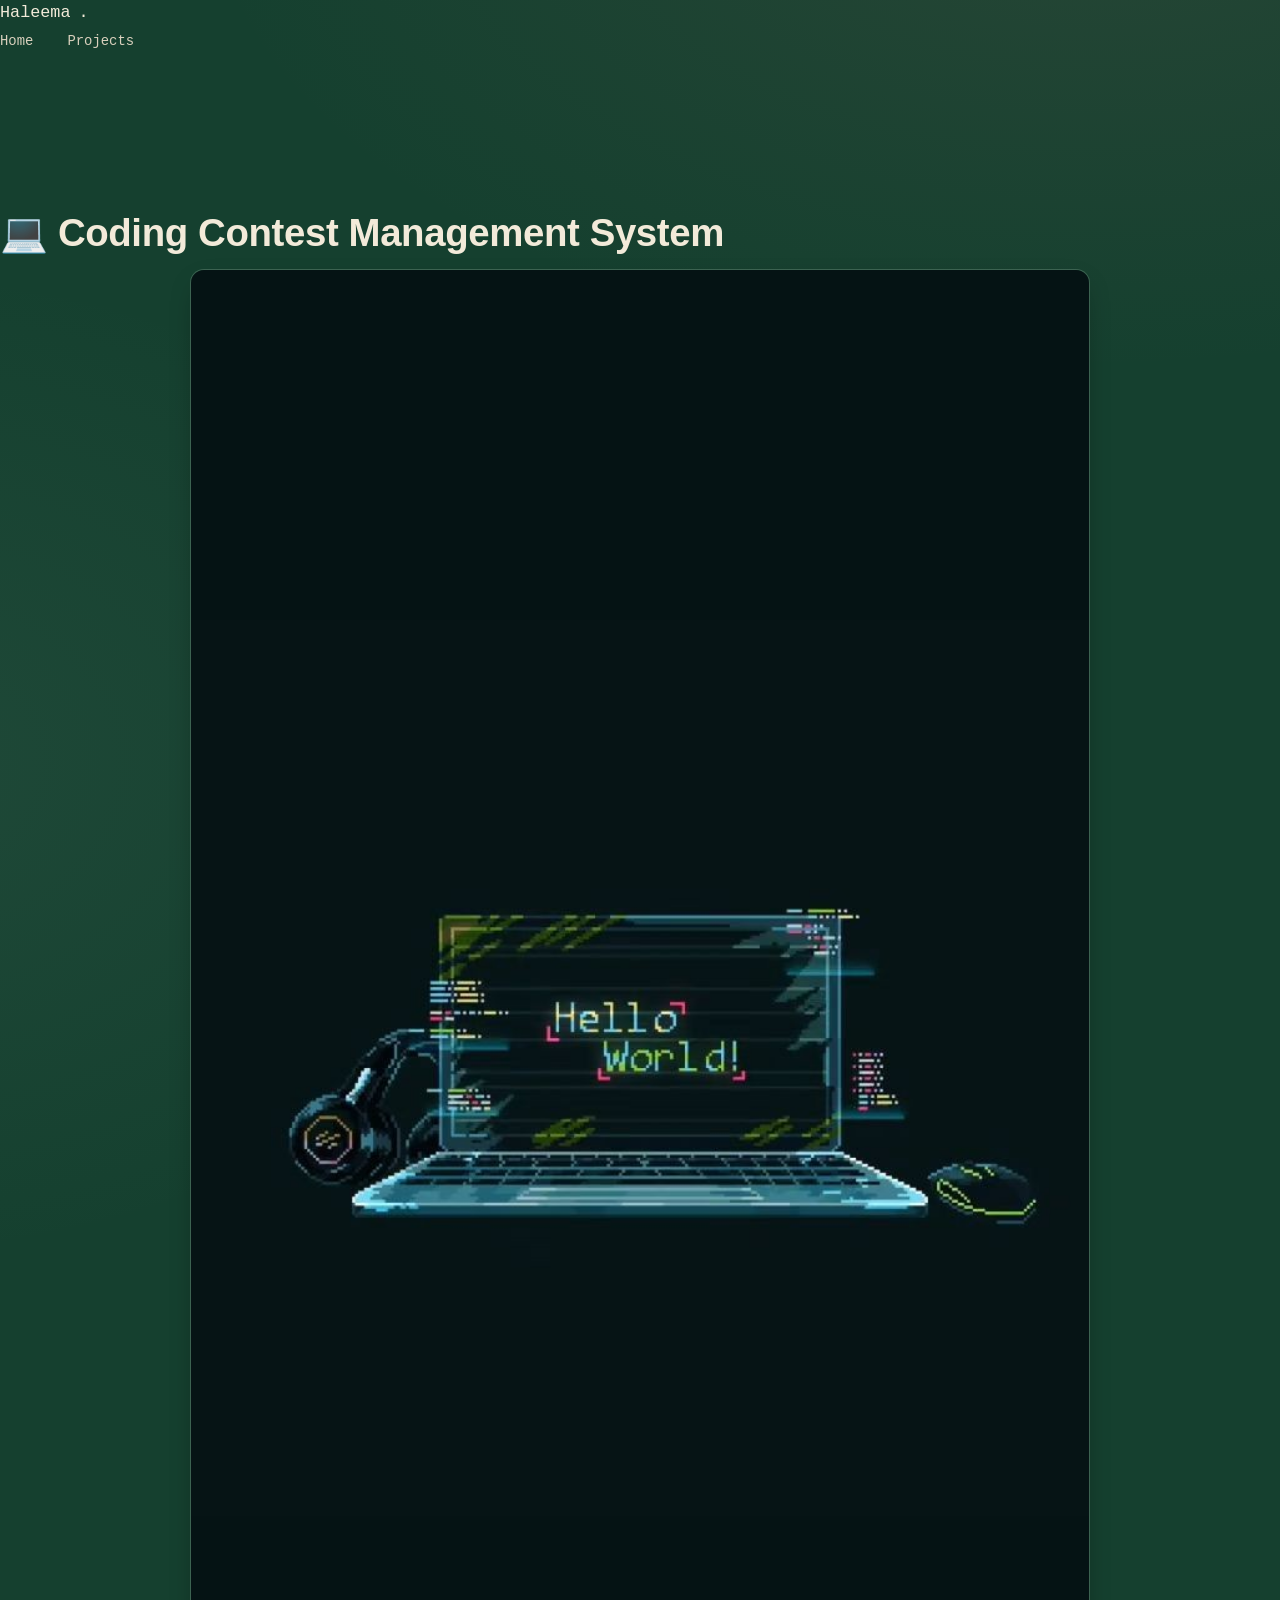
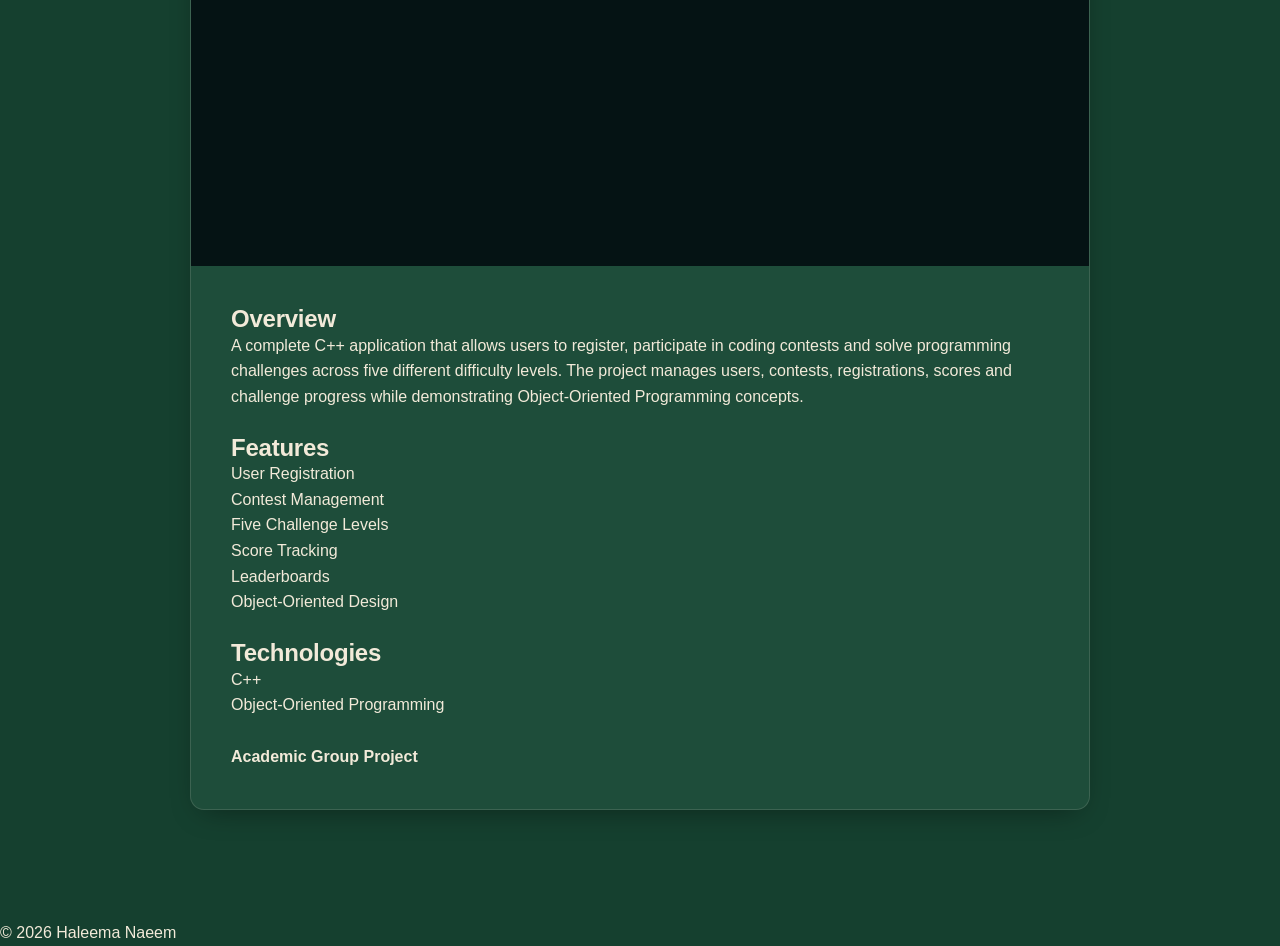
<file: projects/codingcontest.html>
<!DOCTYPE html>
<html lang="en">

<head>

<meta charset="UTF-8">

<meta name="viewport"
content="width=device-width, initial-scale=1.0">

<title>Coding Contest System</title>

<link rel="stylesheet"
href="../css/style.css">

</head>

<body>

<header>

<nav class="navbar">

<div class="logo">

Haleema<span>.</span>

</div>

<ul class="nav-links">

<li><a href="../index.html">Home</a></li>

<li><a href="../index.html#projects">Projects</a></li>

</ul>

</nav>

</header>

<section style="padding-top:160px;">

<h1 class="section-title">

💻 Coding Contest Management System

</h1>

<div class="project-card"
style="max-width:900px;margin:auto;">

<img src="../images/codingcontest.jpg">

<div style="padding:40px;">

<h2>Overview</h2>

<p>

A complete C++ application that allows users to register,
participate in coding contests and solve programming
challenges across five different difficulty levels.

The project manages users, contests, registrations,
scores and challenge progress while demonstrating
Object-Oriented Programming concepts.

</p>

<br>

<h2>Features</h2>

<ul>

<li>User Registration</li>

<li>Contest Management</li>

<li>Five Challenge Levels</li>

<li>Score Tracking</li>

<li>Leaderboards</li>

<li>Object-Oriented Design</li>

</ul>

<br>

<h2>Technologies</h2>

<p>

C++

<br>

Object-Oriented Programming

</p>

<br>

<p>

<strong>

Academic Group Project

</strong>

</p>

</div>

</div>

</section>

<footer>

<p>

© 2026 Haleema Naeem

</p>

</footer>

</body>

</html>
</file>
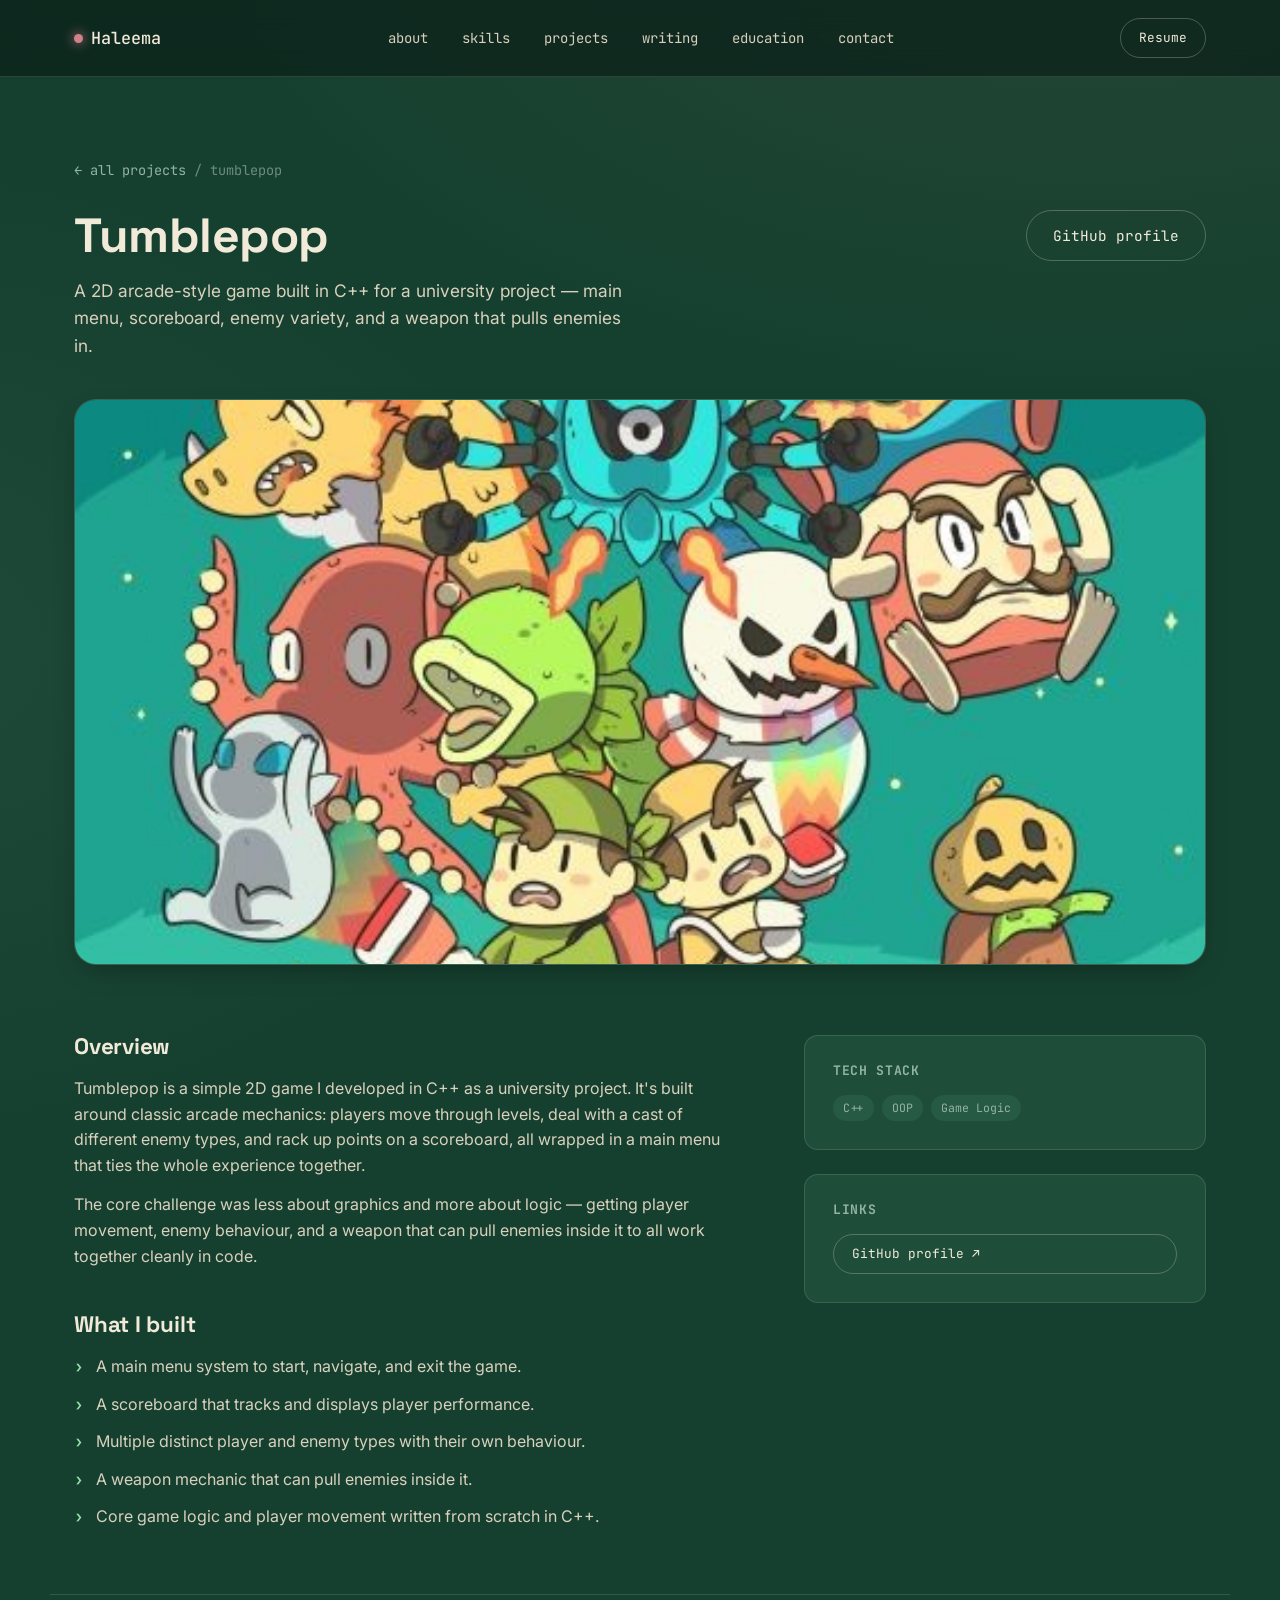
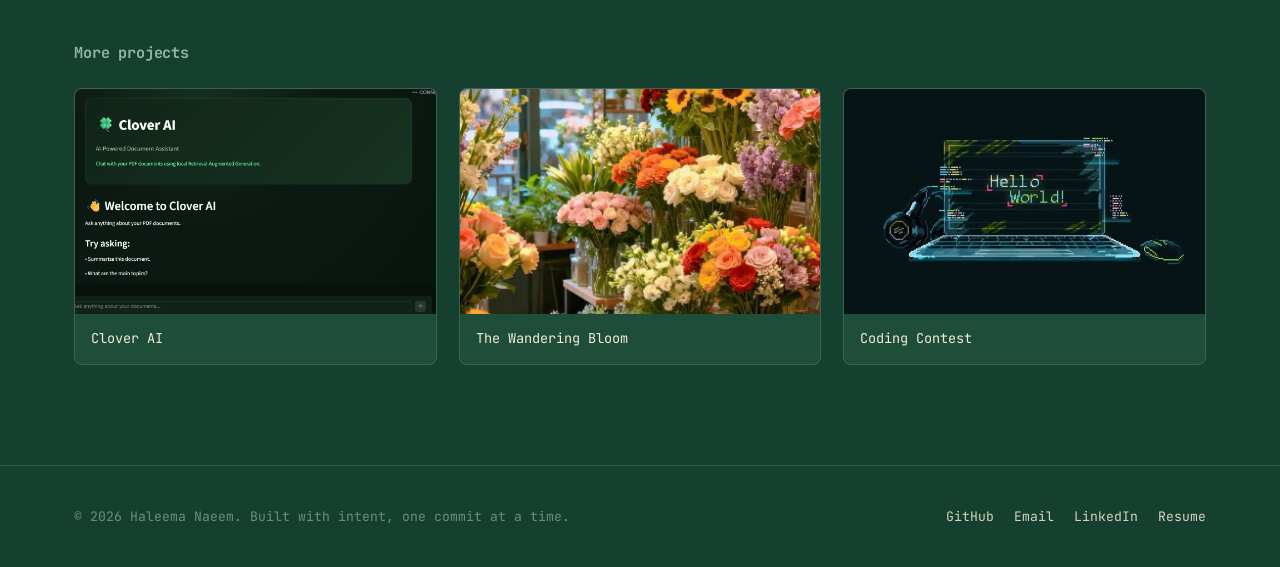
<file: projects/tumblepop.html>
<!DOCTYPE html>
<html lang="en">
<head>
<script>if(/Android|iPhone|iPad|iPod|Mobile/i.test(navigator.userAgent)){document.documentElement.classList.add("is-mobile-device");}</script>
<meta charset="UTF-8" />
<link rel="icon" href="data:image/svg+xml,<svg xmlns='http://www.w3.org/2000/svg' viewBox='0 0 100 100'><text y='.9em' font-size='90'>🌸</text></svg>">
<meta name="viewport" content="width=device-width, initial-scale=1.0" />
<title>Tumblepop — Haleema Naeem</title>
<meta name="description" content="Tumblepop — a 2D arcade-style game built in C++ as a university project." />
<link rel="preconnect" href="https://fonts.googleapis.com">
<link rel="preconnect" href="https://fonts.gstatic.com" crossorigin>
<link href="https://fonts.googleapis.com/css2?family=Space+Grotesk:wght@500;600;700&family=Inter:wght@400;500;600&family=JetBrains+Mono:wght@400;500;600&display=swap" rel="stylesheet">
<link rel="stylesheet" href="../css/style.css" />
</head>
<body>

<nav class="site-nav">
  <div class="wrap">
    <a href="../index.html#top" class="logo"><span class="dot"></span>Haleema</a>
    <ul class="nav-links">
      <li><a href="../index.html#about">about</a></li>
      <li><a href="../index.html#skills">skills</a></li>
      <li><a href="../index.html#projects">projects</a></li>
      <li><a href="../index.html#writing">writing</a></li>
      <li><a href="../index.html#education">education</a></li>
      <li><a href="../index.html#contact">contact</a></li>
    </ul>
    <div class="nav-cta">
      <a class="btn btn-ghost btn-sm" href="../assets/Haleema_Naeem_CV.pdf" download>Resume</a>
      <button class="nav-toggle" aria-label="Toggle menu" aria-expanded="false">
        <span></span><span></span><span></span>
      </button>
    </div>
  </div>
</nav>

<header class="project-hero">
  <div class="wrap">
    <div class="breadcrumb">
      <a href="../index.html#projects">← all projects</a> <span>/ tumblepop</span>
    </div>

    <div class="project-hero-top">
      <div>
        <h1>Tumblepop</h1>
        <p class="project-tagline">A 2D arcade-style game built in C++ for a university project — main menu, scoreboard, enemy variety, and a weapon that pulls enemies in.</p>
      </div>
      <div class="project-hero-actions">
        <a href="https://github.com/Haleema-naeem" target="_blank" rel="noopener" class="btn btn-ghost">GitHub profile</a>
      </div>
    </div>

    <div class="project-hero-img reveal">
      <img src="../assets/images/tumblepop.jpg" alt="Colourful cast of characters and enemies from the Tumblepop game" />
    </div>
  </div>
</header>

<div class="project-body">
  <div class="wrap project-body-grid">
    <div>
      <div class="project-section reveal">
        <h2>Overview</h2>
        <p>
          Tumblepop is a simple 2D game I developed in C++ as a university project. It's built around
          classic arcade mechanics: players move through levels, deal with a cast of different enemy types,
          and rack up points on a scoreboard, all wrapped in a main menu that ties the whole experience
          together.
        </p>
        <p>
          The core challenge was less about graphics and more about logic — getting player movement, enemy
          behaviour, and a weapon that can pull enemies inside it to all work together cleanly in code.
        </p>
      </div>

      <div class="project-section reveal">
        <h2>What I built</h2>
        <ul class="feature-list">
          <li>A main menu system to start, navigate, and exit the game.</li>
          <li>A scoreboard that tracks and displays player performance.</li>
          <li>Multiple distinct player and enemy types with their own behaviour.</li>
          <li>A weapon mechanic that can pull enemies inside it.</li>
          <li>Core game logic and player movement written from scratch in C++.</li>
        </ul>
      </div>
    </div>

    <aside>
      <div class="side-card reveal">
        <h4>Tech stack</h4>
        <div class="project-stack">
          <span>C++</span>
          <span>OOP</span>
          <span>Game Logic</span>
        </div>
      </div>
      <div class="side-card reveal">
        <h4>Links</h4>
        <div class="project-links" style="flex-direction:column; align-items:stretch;">
          <a href="https://github.com/Haleema-naeem" target="_blank" rel="noopener" class="btn btn-ghost btn-sm">GitHub profile ↗</a>
        </div>
      </div>
    </aside>
  </div>

  <div class="wrap other-projects">
    <h3>More projects</h3>
    <div class="other-grid">
      <a href="clover-ai.html" class="other-card">
        <div class="other-thumb"><img src="../assets/images/cloverai.jpg" alt="Clover AI document assistant"></div>
        <p>Clover AI</p>
      </a>
      <a href="wandering-bloom.html" class="other-card">
        <div class="other-thumb"><img src="../assets/images/wandering-bloom.jpg" alt="Wandering Bloom flower shop website" /></div>
        <p>The Wandering Bloom</p>
      </a>
      <a href="coding-contest.html" class="other-card">
        <div class="other-thumb"><img src="../assets/images/coding-contest.jpg" alt="Coding Contest platform" /></div>
        <p>Coding Contest</p>
      </a>
    </div>
  </div>
</div>

<footer class="site-footer">
  <div class="wrap">
    <p>© 2026 Haleema Naeem. Built with intent, one commit at a time.</p>
    <div class="footer-socials">
      <a href="https://github.com/Haleema-naeem" target="_blank" rel="noopener">GitHub</a>
      <a href="mailto:haleema090107@gmail.com">Email</a>
      <a href="#">LinkedIn</a>
      <a href="../assets/Haleema_Naeem_CV.pdf" download>Resume</a>
    </div>
  </div>
</footer>

<script src="../js/script.js"></script>
</body>
</html>
</file>
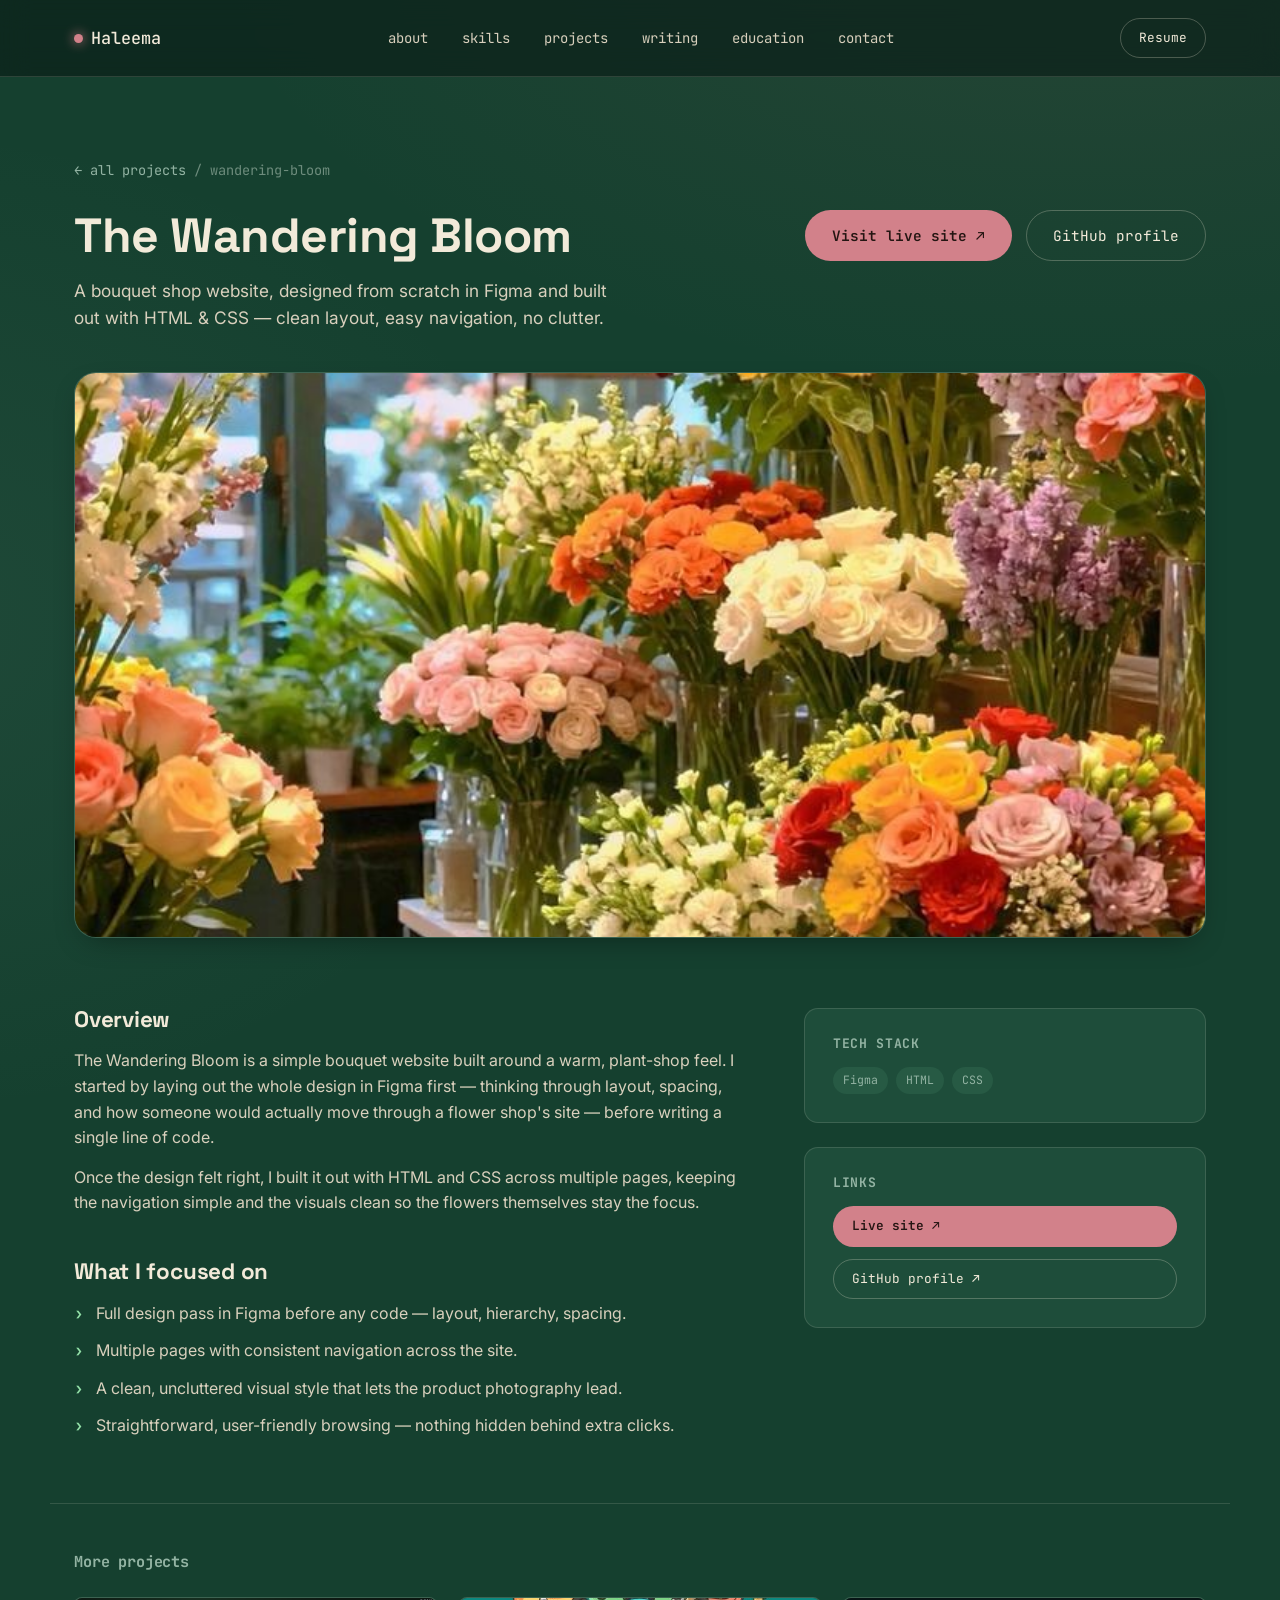
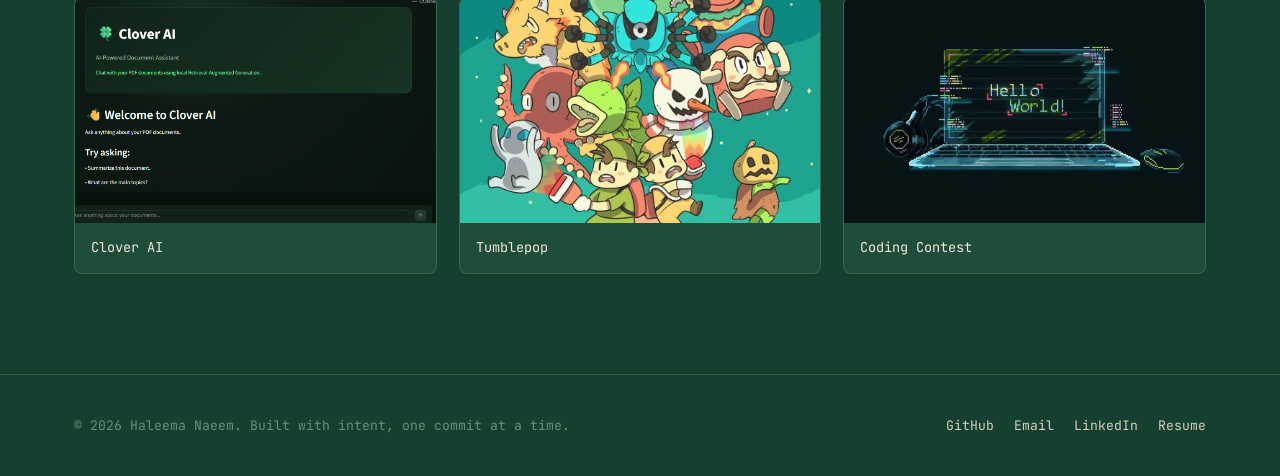
<file: projects/wandering-bloom.html>
<!DOCTYPE html>
<html lang="en">
<head>
<script>if(/Android|iPhone|iPad|iPod|Mobile/i.test(navigator.userAgent)){document.documentElement.classList.add("is-mobile-device");}</script>
<meta charset="UTF-8" />
<link rel="icon" href="data:image/svg+xml,<svg xmlns='http://www.w3.org/2000/svg' viewBox='0 0 100 100'><text y='.9em' font-size='90'>🌸</text></svg>">
<meta name="viewport" content="width=device-width, initial-scale=1.0" />
<title>The Wandering Bloom — Haleema Naeem</title>
<meta name="description" content="The Wandering Bloom — a bouquet shop website designed in Figma and built with HTML & CSS." />
<link rel="preconnect" href="https://fonts.googleapis.com">
<link rel="preconnect" href="https://fonts.gstatic.com" crossorigin>
<link href="https://fonts.googleapis.com/css2?family=Space+Grotesk:wght@500;600;700&family=Inter:wght@400;500;600&family=JetBrains+Mono:wght@400;500;600&display=swap" rel="stylesheet">
<link rel="stylesheet" href="../css/style.css" />
</head>
<body>

<nav class="site-nav">
  <div class="wrap">
    <a href="../index.html#top" class="logo"><span class="dot"></span>Haleema</a>
    <ul class="nav-links">
      <li><a href="../index.html#about">about</a></li>
      <li><a href="../index.html#skills">skills</a></li>
      <li><a href="../index.html#projects">projects</a></li>
      <li><a href="../index.html#writing">writing</a></li>
      <li><a href="../index.html#education">education</a></li>
      <li><a href="../index.html#contact">contact</a></li>
    </ul>
    <div class="nav-cta">
      <a class="btn btn-ghost btn-sm" href="../assets/Haleema_Naeem_CV.pdf" download>Resume</a>
      <button class="nav-toggle" aria-label="Toggle menu" aria-expanded="false">
        <span></span><span></span><span></span>
      </button>
    </div>
  </div>
</nav>

<header class="project-hero">
  <div class="wrap">
    <div class="breadcrumb">
      <a href="../index.html#projects">← all projects</a> <span>/ wandering-bloom</span>
    </div>

    <div class="project-hero-top">
      <div>
        <h1>The Wandering Bloom</h1>
        <p class="project-tagline">A bouquet shop website, designed from scratch in Figma and built out with HTML & CSS — clean layout, easy navigation, no clutter.</p>
      </div>
      <div class="project-hero-actions">
        <a href="https://25i-6514.github.io/the-wandering-bloom/" target="_blank" rel="noopener" class="btn btn-primary">Visit live site ↗</a>
        <a href="https://github.com/Haleema-naeem" target="_blank" rel="noopener" class="btn btn-ghost">GitHub profile</a>
      </div>
    </div>

    <div class="project-hero-img reveal">
      <img src="../assets/images/wandering-bloom.jpg" alt="Colourful flower shop interior filled with bouquets, the inspiration behind Wandering Bloom" />
    </div>
  </div>
</header>

<div class="project-body">
  <div class="wrap project-body-grid">
    <div>
      <div class="project-section reveal">
        <h2>Overview</h2>
        <p>
          The Wandering Bloom is a simple bouquet website built around a warm, plant-shop feel. I started by
          laying out the whole design in Figma first — thinking through layout, spacing, and how someone
          would actually move through a flower shop's site — before writing a single line of code.
        </p>
        <p>
          Once the design felt right, I built it out with HTML and CSS across multiple pages, keeping the
          navigation simple and the visuals clean so the flowers themselves stay the focus.
        </p>
      </div>

      <div class="project-section reveal">
        <h2>What I focused on</h2>
        <ul class="feature-list">
          <li>Full design pass in Figma before any code — layout, hierarchy, spacing.</li>
          <li>Multiple pages with consistent navigation across the site.</li>
          <li>A clean, uncluttered visual style that lets the product photography lead.</li>
          <li>Straightforward, user-friendly browsing — nothing hidden behind extra clicks.</li>
        </ul>
      </div>
    </div>

    <aside>
      <div class="side-card reveal">
        <h4>Tech stack</h4>
        <div class="project-stack">
          <span>Figma</span>
          <span>HTML</span>
          <span>CSS</span>
        </div>
      </div>
      <div class="side-card reveal">
        <h4>Links</h4>
        <div class="project-links" style="flex-direction:column; align-items:stretch;">
          <a href="https://25i-6514.github.io/the-wandering-bloom/" target="_blank" rel="noopener" class="btn btn-primary btn-sm">Live site ↗</a>
          <a href="https://github.com/Haleema-naeem" target="_blank" rel="noopener" class="btn btn-ghost btn-sm">GitHub profile ↗</a>
        </div>
      </div>
    </aside>
  </div>

  <div class="wrap other-projects">
    <h3>More projects</h3>
    <div class="other-grid">
      <a href="clover-ai.html" class="other-card">
        <div class="other-thumb"><img src="../assets/images/cloverai.jpg" alt="Clover AI document assistant"></div>
        <p>Clover AI</p>
      </a>
      <a href="tumblepop.html" class="other-card">
        <div class="other-thumb"><img src="../assets/images/tumblepop.jpg" alt="Tumblepop game characters" /></div>
        <p>Tumblepop</p>
      </a>
      <a href="coding-contest.html" class="other-card">
        <div class="other-thumb"><img src="../assets/images/coding-contest.jpg" alt="Coding Contest platform" /></div>
        <p>Coding Contest</p>
      </a>
    </div>
  </div>
</div>

<footer class="site-footer">
  <div class="wrap">
    <p>© 2026 Haleema Naeem. Built with intent, one commit at a time.</p>
    <div class="footer-socials">
      <a href="https://github.com/Haleema-naeem" target="_blank" rel="noopener">GitHub</a>
      <a href="mailto:haleema090107@gmail.com">Email</a>
      <a href="#">LinkedIn</a>
      <a href="../assets/Haleema_Naeem_CV.pdf" download>Resume</a>
    </div>
  </div>
</footer>

<script src="../js/script.js"></script>
</body>
</html>
</file>
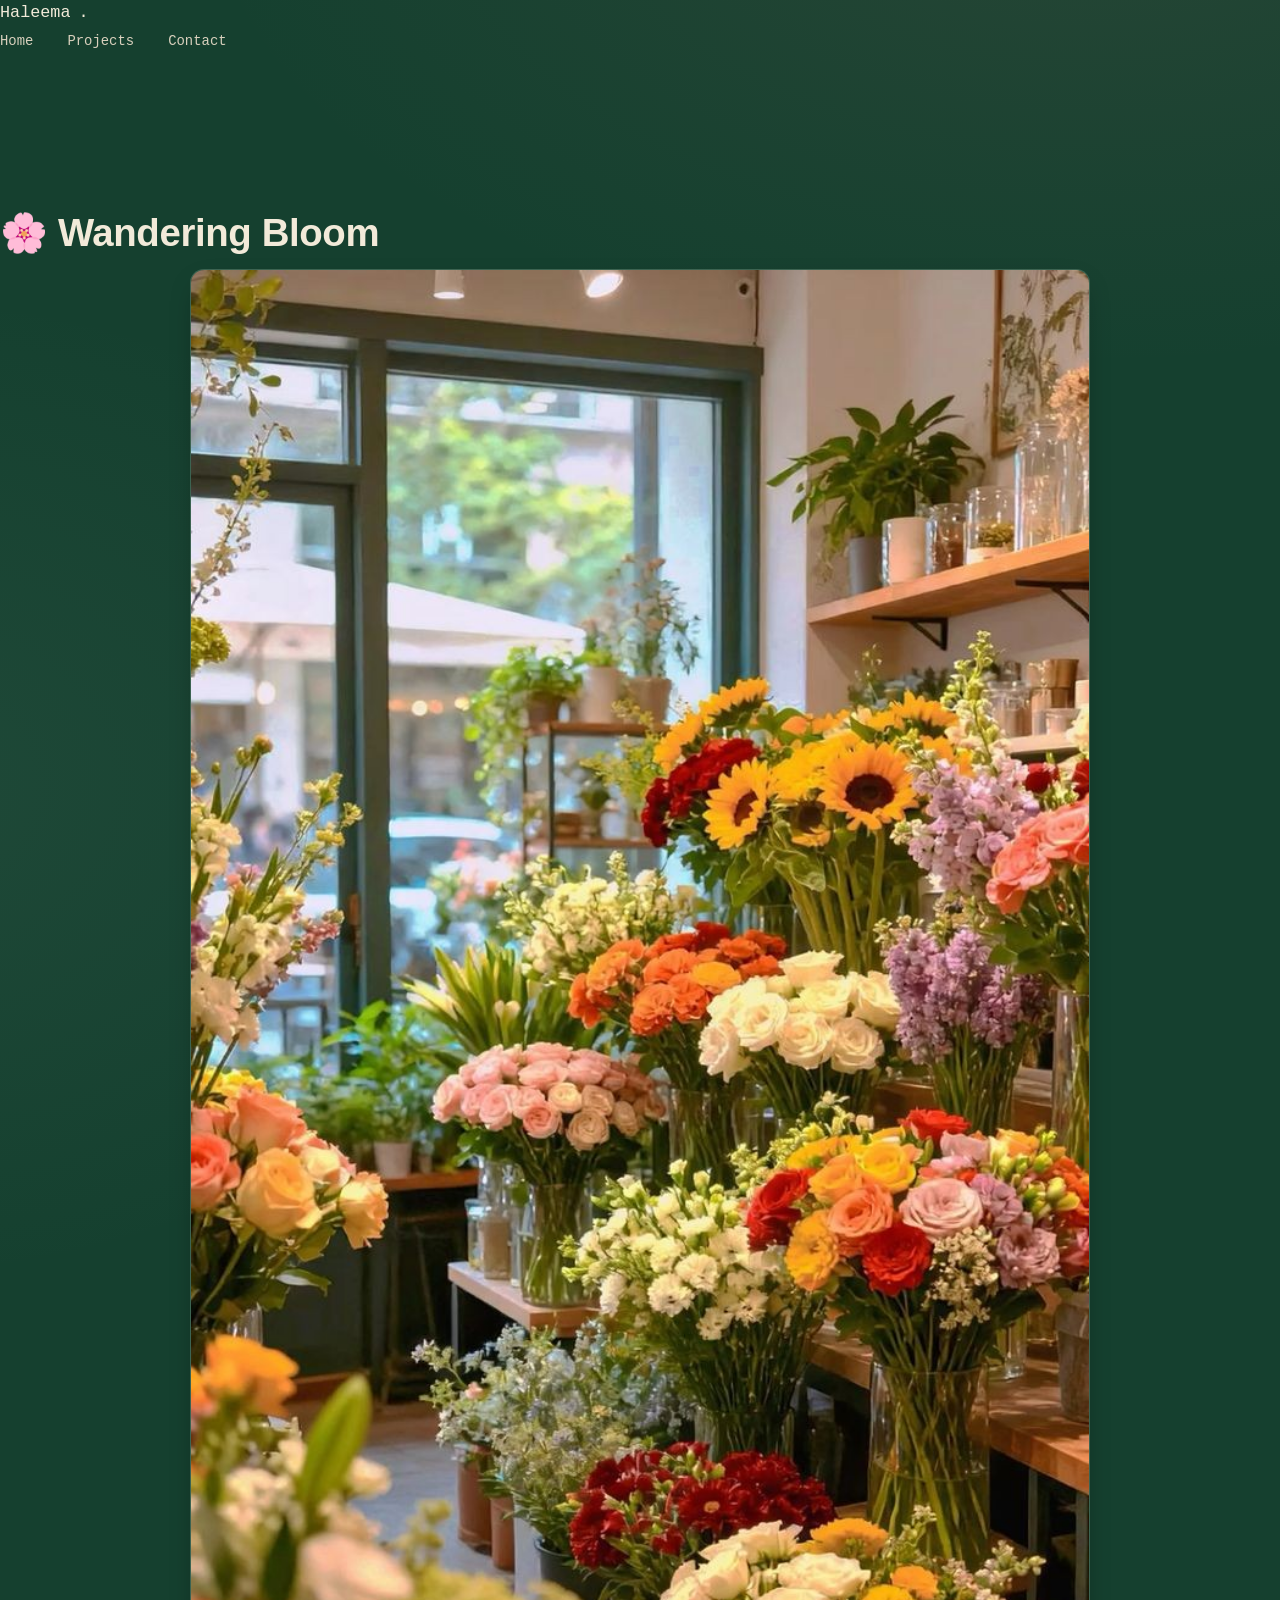
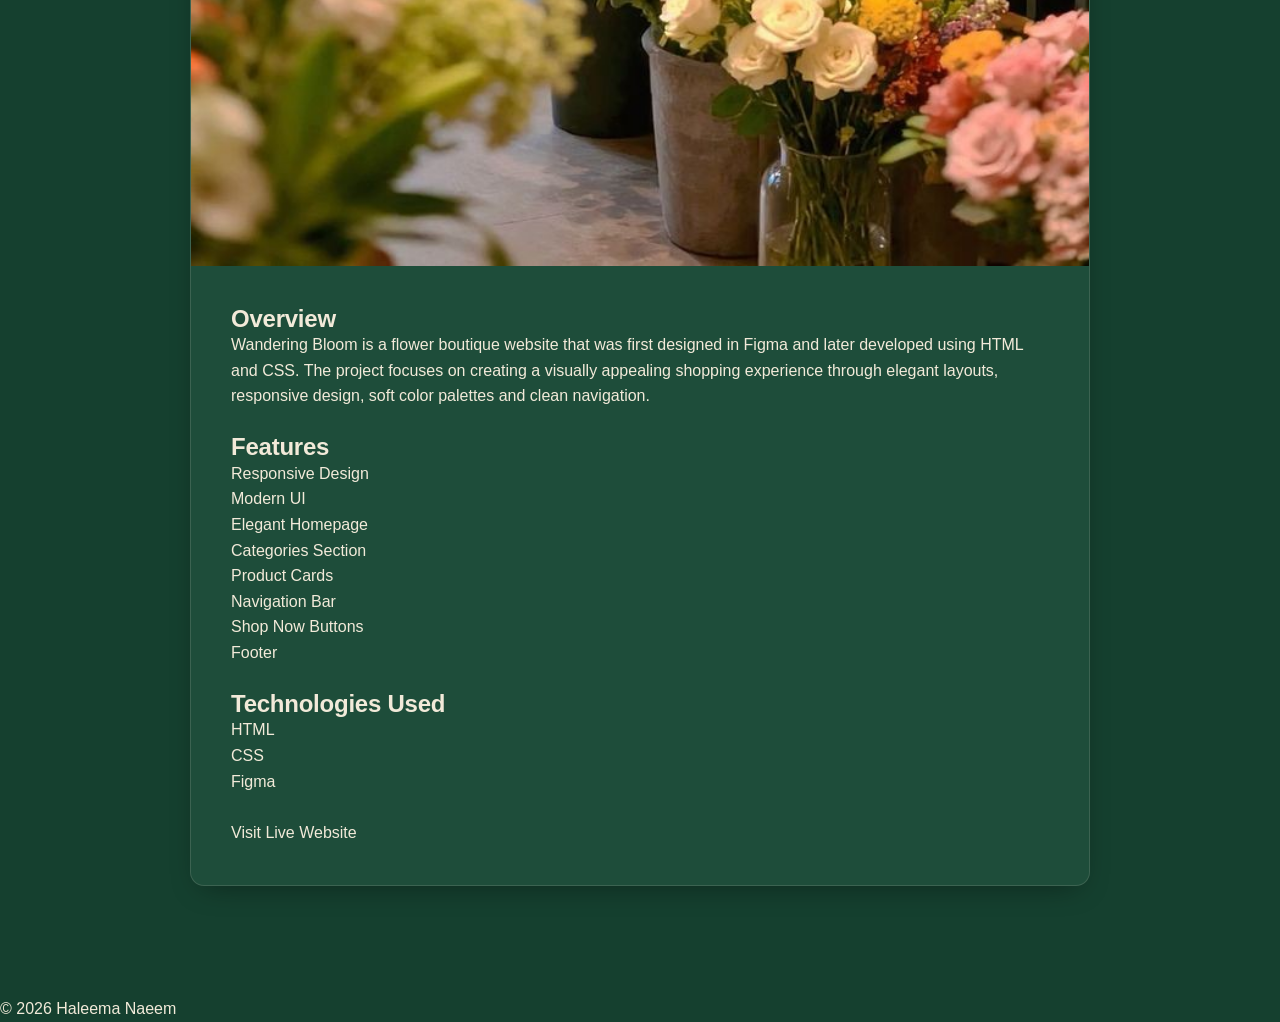
<file: projects/wanderingbloom.html>
<!DOCTYPE html>
<html lang="en">

<head>

    <meta charset="UTF-8">
    <meta name="viewport" content="width=device-width, initial-scale=1.0">

    <title>Wandering Bloom</title>

    <link rel="stylesheet" href="../css/style.css">

</head>

<body>

<header>

<nav class="navbar">

<div class="logo">

Haleema<span>.</span>

</div>

<ul class="nav-links">

<li><a href="../index.html">Home</a></li>

<li><a href="../index.html#projects">Projects</a></li>

<li><a href="../index.html#contact">Contact</a></li>

</ul>

</nav>

</header>

<section style="padding-top:160px;">

<h1 class="section-title">

🌸 Wandering Bloom

</h1>

<div class="project-card" style="max-width:900px;margin:auto;">

<img src="../images/wandering-bloom.jpg">

<div style="padding:40px;">

<h2>Overview</h2>

<p>

Wandering Bloom is a flower boutique website that was first designed in
Figma and later developed using HTML and CSS.

The project focuses on creating a visually appealing shopping experience
through elegant layouts, responsive design, soft color palettes and
clean navigation.

</p>

<br>

<h2>Features</h2>

<ul>

<li>Responsive Design</li>

<li>Modern UI</li>

<li>Elegant Homepage</li>

<li>Categories Section</li>

<li>Product Cards</li>

<li>Navigation Bar</li>

<li>Shop Now Buttons</li>

<li>Footer</li>

</ul>

<br>

<h2>Technologies Used</h2>

<p>

HTML

<br>

CSS

<br>

Figma

</p>

<br>

<a class="btn1"
href="https://25i-6514.github.io/the-wandering-bloom/"
target="_blank">

Visit Live Website

</a>

</div>

</div>

</section>

<footer>

<p>

© 2026 Haleema Naeem

</p>

</footer>

</body>

</html>
</file>
<file: css/style.css>
/* =========================================================
   Haleema Naeem — Portfolio Design System
   Palette: deep emerald + beige + dusty terracotta rose
   Display: Space Grotesk | Body: Inter | Utility: JetBrains Mono
   ========================================================= */

:root {
  /* Color tokens */
  --bg-deep: #15402f;
  --bg-panel: #1e4d3a;
  --bg-panel-alt: #275a44;
  --bg-panel-hover: #2f6750;
  --line: rgba(242, 234, 217, 0.14);
  --line-strong: rgba(242, 234, 217, 0.26);

  --rose: #d2818a;
  --rose-dark: #ab5f68;
  --rose-light: #e9acb2;
  --pink: #e895ad;

  --mint: #93e0a8;
  --mint-dim: #69bb85;

  --cream: #f2ead9;
  --cream-dim: #d9d0bd;
  --sage: #93b3a3;
  --sage-dim: #6e8c7d;

  --success: #93e0a8;
  --error: #d2818a;

  /* Type */
  --font-display: "Space Grotesk", sans-serif;
  --font-body: "Inter", sans-serif;
  --font-mono: "JetBrains Mono", monospace;

  /* Layout */
  --max-w: 1180px;
  --radius-sm: 8px;
  --radius-md: 14px;
  --radius-lg: 22px;

  --shadow-card: 0 10px 30px -12px rgba(0, 0, 0, 0.45);
}

* {
  margin: 0;
  padding: 0;
  box-sizing: border-box;
}

html {
  scroll-behavior: smooth;
}

@media (prefers-reduced-motion: reduce) {
  html {
    scroll-behavior: auto;
  }
  * {
    animation-duration: 0.01ms !important;
    animation-iteration-count: 1 !important;
    transition-duration: 0.01ms !important;
  }
}

body {
  background: var(--bg-deep);
  color: var(--cream);
  font-family: var(--font-body);
  line-height: 1.6;
  overflow-x: hidden;
  background-image:
    radial-gradient(ellipse 900px 500px at 85% -5%, rgba(193, 122, 111, 0.10), transparent),
    radial-gradient(ellipse 700px 500px at -10% 30%, rgba(147, 179, 163, 0.08), transparent);
}

img {
  max-width: 100%;
  display: block;
}

a {
  color: inherit;
  text-decoration: none;
}

ul {
  list-style: none;
}

.wrap {
  max-width: var(--max-w);
  margin: 0 auto;
  padding: 0 24px;
}

section {
  padding: 110px 0;
  position: relative;
}

h1, h2, h3, h4 {
  font-family: var(--font-display);
  color: var(--cream);
  letter-spacing: -0.01em;
  line-height: 1.1;
}

.kicker {
  display: block;
  width: 48px;
  height: 4px;
  border-radius: 4px;
  background: linear-gradient(90deg, var(--rose), var(--mint));
  margin-bottom: 22px;
}

.section-title {
  font-size: clamp(1.9rem, 3vw, 2.6rem);
  margin-bottom: 14px;
}

.section-intro {
  color: var(--cream-dim);
  max-width: 560px;
  margin-bottom: 56px;
  font-size: 1.02rem;
}

/* Buttons */
.btn {
  display: inline-flex;
  align-items: center;
  gap: 10px;
  font-family: var(--font-mono);
  font-size: 0.9rem;
  padding: 13px 26px;
  border-radius: 999px;
  border: 1px solid transparent;
  cursor: pointer;
  transition: transform 0.18s ease, background 0.18s ease, border-color 0.18s ease, box-shadow 0.18s ease;
  white-space: nowrap;
}

.btn:active {
  transform: scale(0.97);
}

.btn-primary {
  background: var(--rose);
  color: #241512;
  font-weight: 600;
}

.btn-primary:hover {
  background: var(--rose-light);
  box-shadow: 0 8px 24px -8px rgba(193, 122, 111, 0.6);
  transform: translateY(-2px);
}

.btn-ghost {
  background: transparent;
  border-color: var(--line-strong);
  color: var(--cream);
}

.btn-ghost:hover {
  background: var(--bg-panel-alt);
  border-color: var(--sage-dim);
  transform: translateY(-2px);
}

.btn-sm {
  padding: 9px 18px;
  font-size: 0.8rem;
}

.btn[disabled] {
  opacity: 0.55;
  cursor: not-allowed;
  transform: none !important;
}

/* ---------------- NAV ---------------- */
.site-nav {
  position: fixed;
  top: 0;
  left: 0;
  right: 0;
  z-index: 100;
  background: rgba(12, 32, 25, 0.72);
  backdrop-filter: blur(14px);
  -webkit-backdrop-filter: blur(14px);
  border-bottom: 1px solid var(--line);
}

.site-nav .wrap {
  display: flex;
  align-items: center;
  justify-content: space-between;
  height: 76px;
}

.logo {
  font-family: var(--font-mono);
  font-size: 1.05rem;
  font-weight: 500;
  color: var(--cream);
  display: flex;
  align-items: center;
  gap: 8px;
}

.logo .dot {
  width: 9px;
  height: 9px;
  border-radius: 50%;
  background: var(--rose);
  box-shadow: 0 0 12px var(--rose);
  flex-shrink: 0;
}

.nav-links {
  display: flex;
  flex-wrap: wrap;
  row-gap: 10px;
  gap: 34px;
  align-items: center;
}

.nav-links a {
  font-family: var(--font-mono);
  font-size: 0.87rem;
  color: var(--cream-dim);
  position: relative;
  padding: 4px 0;
  transition: color 0.2s ease;
}

.nav-links a::after {
  content: "";
  position: absolute;
  left: 0;
  bottom: -3px;
  width: 0;
  height: 1px;
  background: var(--mint);
  transition: width 0.25s ease;
}

.nav-links a:hover,
.nav-links a.active {
  color: var(--cream);
}

.nav-links a:hover::after,
.nav-links a.active::after {
  width: 100%;
}

.nav-cta {
  display: flex;
  align-items: center;
  gap: 14px;
}

.nav-toggle {
  display: none;
  flex-direction: column;
  gap: 5px;
  background: none;
  border: none;
  cursor: pointer;
  padding: 8px;
  z-index: 110;
}

.nav-toggle span {
  width: 24px;
  height: 2px;
  background: var(--cream);
  transition: transform 0.25s ease, opacity 0.25s ease;
}

.nav-toggle.open span:nth-child(1) { transform: translateY(7px) rotate(45deg); }
.nav-toggle.open span:nth-child(2) { opacity: 0; }
.nav-toggle.open span:nth-child(3) { transform: translateY(-7px) rotate(-45deg); }

/* ---------------- HERO ---------------- */
.hero {
  padding: 168px 0 100px;
  min-height: 92vh;
  display: flex;
  align-items: center;
}

.hero .wrap {
  display: grid;
  grid-template-columns: 1.15fr 0.85fr;
  gap: 60px;
  align-items: center;
}

.hero-name {
  font-size: clamp(2.6rem, 5vw, 4.2rem);
  margin-bottom: 20px;
}

.hero-name .accent {
  color: var(--rose-light);
}

.hero-role {
  font-family: var(--font-mono);
  color: var(--sage);
  font-size: 1.02rem;
  margin-bottom: 26px;
  display: flex;
  flex-wrap: wrap;
  gap: 10px;
  align-items: center;
}

.hero-role .sep {
  color: var(--line-strong);
}

.hero-desc {
  color: var(--cream-dim);
  max-width: 480px;
  margin-bottom: 38px;
}

.hero-actions {
  display: flex;
  gap: 16px;
  flex-wrap: wrap;
}

.hero-socials {
  display: flex;
  gap: 18px;
  margin-top: 40px;
}

.hero-socials a {
  width: 42px;
  height: 42px;
  border-radius: 50%;
  border: 1px solid var(--line-strong);
  display: flex;
  align-items: center;
  justify-content: center;
  transition: all 0.2s ease;
}

.hero-socials a:hover {
  background: var(--rose);
  border-color: var(--rose);
  color: #241512;
  transform: translateY(-3px);
}

.hero-socials a:nth-child(2):hover {
  background: var(--mint);
  border-color: var(--mint);
}

.hero-socials svg {
  width: 18px;
  height: 18px;
}

/* Terminal signature card */
.terminal {
  background: #0a1a14;
  border: 1px solid var(--line-strong);
  border-radius: var(--radius-md);
  box-shadow: var(--shadow-card);
  overflow: hidden;
  font-family: var(--font-mono);
}

.terminal-bar {
  display: flex;
  align-items: center;
  gap: 8px;
  padding: 13px 16px;
  background: var(--bg-panel);
  border-bottom: 1px solid var(--line);
}

.terminal-bar span {
  width: 11px;
  height: 11px;
  border-radius: 50%;
  display: inline-block;
}

.terminal-bar span:nth-child(1) { background: #d97757; }
.terminal-bar span:nth-child(2) { background: #d9b957; }
.terminal-bar span:nth-child(3) { background: #7fae8d; }

.terminal-bar .file {
  margin-left: 10px;
  font-size: 0.78rem;
  color: var(--sage-dim);
}

.terminal-body {
  padding: 24px 22px;
  font-size: 0.92rem;
  min-height: 260px;
}

.terminal-body .line {
  margin-bottom: 12px;
  white-space: pre-wrap;
  word-break: break-word;
}

.terminal-body .prompt {
  color: var(--rose-light);
}

.terminal-body .out {
  color: var(--cream-dim);
}

.terminal-body .key {
  color: var(--mint);
}

.cursor {
  display: inline-block;
  width: 8px;
  height: 1.1em;
  background: var(--rose-light);
  vertical-align: text-bottom;
  animation: blink 1s step-start infinite;
  margin-left: 2px;
}

@keyframes blink {
  50% { opacity: 0; }
}

/* ---------------- ABOUT ---------------- */
.about-grid {
  display: grid;
  grid-template-columns: 0.85fr 1.15fr;
  gap: 64px;
  align-items: center;
}

.about-photo {
  position: relative;
  border-radius: var(--radius-lg);
  overflow: hidden;
  border: 1px solid var(--line);
  box-shadow: var(--shadow-card);
  aspect-ratio: 4/5;
}

.about-photo img {
  width: 100%;
  height: 100%;
  object-fit: cover;
}

.about-text p {
  color: var(--cream-dim);
  margin-bottom: 18px;
  font-size: 1.03rem;
}

.about-facts {
  display: grid;
  grid-template-columns: 1fr 1fr;
  gap: 16px;
  margin-top: 32px;
}

.fact {
  border: 1px solid var(--line);
  border-radius: var(--radius-sm);
  padding: 16px 18px;
  background: var(--bg-panel);
}

.fact .label {
  font-family: var(--font-mono);
  font-size: 0.74rem;
  color: var(--sage-dim);
  text-transform: uppercase;
  letter-spacing: 0.06em;
  margin-bottom: 6px;
}

.fact .value {
  font-size: 0.98rem;
  color: var(--cream);
}

/* ---------------- SKILLS ---------------- */
.skills-groups {
  display: grid;
  grid-template-columns: repeat(3, 1fr);
  gap: 28px;
}

.skill-group {
  background: var(--bg-panel);
  border: 1px solid var(--line);
  border-radius: var(--radius-md);
  padding: 28px;
  transition: border-color 0.2s ease, transform 0.2s ease;
}

.skill-group:hover {
  border-color: var(--sage-dim);
  transform: translateY(-4px);
}

.skill-group h3 {
  font-size: 1.05rem;
  margin-bottom: 18px;
  font-family: var(--font-mono);
  color: var(--rose-light);
}

.skill-group:nth-child(3n+2) h3 {
  color: var(--pink);
}

.skill-group:nth-child(3n+3) h3 {
  color: var(--mint);
}

.skill-tags {
  display: flex;
  flex-wrap: wrap;
  gap: 10px;
}

.tag {
  font-family: var(--font-mono);
  font-size: 0.82rem;
  padding: 7px 14px;
  border-radius: 999px;
  background: var(--bg-panel-alt);
  border: 1px solid var(--line-strong);
  color: var(--cream-dim);
  transition: all 0.2s ease;
}

.tag:hover {
  background: var(--rose);
  color: #241512;
  border-color: var(--rose);
}

.skill-bars {
  display: flex;
  flex-direction: column;
  gap: 14px;
}

.skill-bar .top {
  display: flex;
  justify-content: space-between;
  font-size: 0.84rem;
  margin-bottom: 6px;
  color: var(--cream-dim);
  font-family: var(--font-mono);
}

.bar-track {
  height: 6px;
  background: var(--bg-panel-alt);
  border-radius: 4px;
  overflow: hidden;
}

.bar-fill {
  height: 100%;
  background: linear-gradient(90deg, var(--mint-dim), var(--rose-light));
  border-radius: 4px;
  width: 0%;
  transition: width 1.1s cubic-bezier(0.16, 1, 0.3, 1);
}

.skill-bar.in-view .bar-fill {
  width: var(--fill);
}

/* ---------------- PROJECTS ---------------- */
.projects-grid {
  display: grid;
  grid-template-columns: repeat(2, 1fr);
  gap: 30px;
}

.project-card {
  background: var(--bg-panel);
  border: 1px solid var(--line);
  border-radius: var(--radius-md);
  overflow: hidden;
  box-shadow: var(--shadow-card);
  transition: transform 0.25s ease, border-color 0.25s ease;
  display: flex;
  flex-direction: column;
}

.project-card:hover {
  transform: translateY(-6px);
  border-color: var(--rose);
}

.project-thumb {
  aspect-ratio: 16/10;
  overflow: hidden;
  position: relative;
  background: var(--bg-panel-alt);
}

.project-thumb img {
  width: 100%;
  height: 100%;
  object-fit: cover;
  transition: transform 0.5s ease;
}

.project-card:hover .project-thumb img {
  transform: scale(1.06);
}

.project-thumb .placeholder-badge {
  position: absolute;
  bottom: 10px;
  right: 10px;
  background: rgba(12, 32, 25, 0.8);
  font-family: var(--font-mono);
  font-size: 0.68rem;
  color: var(--sage);
  padding: 3px 9px;
  border-radius: 999px;
  border: 1px solid var(--line);
}

.project-info {
  padding: 24px 26px 26px;
  display: flex;
  flex-direction: column;
  flex: 1;
}

.project-info h3 {
  font-size: 1.28rem;
  margin-bottom: 10px;
}

.project-info p {
  color: var(--cream-dim);
  font-size: 0.94rem;
  margin-bottom: 18px;
  flex: 1;
}

.project-stack {
  display: flex;
  flex-wrap: wrap;
  gap: 8px;
  margin-bottom: 20px;
}

.project-stack span {
  font-family: var(--font-mono);
  font-size: 0.72rem;
  color: var(--sage);
  background: var(--bg-panel-alt);
  padding: 4px 10px;
  border-radius: 999px;
}

.project-links {
  display: flex;
  gap: 12px;
  flex-wrap: wrap;
}

/* ---------------- WRITING ---------------- */
.writing-list {
  display: flex;
  flex-direction: column;
  gap: 18px;
}

.writing-item {
  display: flex;
  justify-content: space-between;
  align-items: center;
  gap: 20px;
  background: var(--bg-panel);
  border: 1px solid var(--line);
  border-radius: var(--radius-sm);
  padding: 24px 28px;
  transition: border-color 0.2s ease, transform 0.2s ease;
}

.writing-item:hover {
  border-color: var(--sage-dim);
  transform: translateX(4px);
}

.writing-item .wi-text .kind {
  font-family: var(--font-mono);
  font-size: 0.72rem;
  color: var(--pink);
  text-transform: uppercase;
  letter-spacing: 0.06em;
  margin-bottom: 8px;
  display: block;
}

.writing-item h4 {
  font-size: 1.08rem;
  margin-bottom: 6px;
}

.writing-item p {
  color: var(--cream-dim);
  font-size: 0.9rem;
}

.writing-item .arrow {
  font-family: var(--font-mono);
  color: var(--sage-dim);
  font-size: 1.3rem;
  flex-shrink: 0;
}

/* ---------------- EDUCATION / EXPERIENCE ---------------- */
.timeline {
  position: relative;
  padding-left: 34px;
}

.timeline::before {
  content: "";
  position: absolute;
  left: 6px;
  top: 6px;
  bottom: 6px;
  width: 1px;
  background: var(--line-strong);
}

.tl-item {
  position: relative;
  padding-bottom: 44px;
}

.tl-item:last-child {
  padding-bottom: 0;
}

.tl-item::before {
  content: "";
  position: absolute;
  left: -34px;
  top: 5px;
  width: 13px;
  height: 13px;
  border-radius: 50%;
  background: var(--bg-deep);
  border: 2px solid var(--rose);
}

.tl-item .tl-date {
  font-family: var(--font-mono);
  font-size: 0.78rem;
  color: var(--sage);
  margin-bottom: 6px;
  display: block;
}

.tl-item h4 {
  font-size: 1.1rem;
  margin-bottom: 4px;
}

.tl-item p {
  color: var(--cream-dim);
  font-size: 0.92rem;
}

/* ---------------- CONTACT ---------------- */
.contact-grid {
  display: grid;
  grid-template-columns: 0.9fr 1.1fr;
  gap: 60px;
}

.contact-info h3 {
  font-size: 1.4rem;
  margin-bottom: 16px;
}

.contact-info p {
  color: var(--cream-dim);
  margin-bottom: 28px;
}

.contact-detail {
  display: flex;
  align-items: center;
  gap: 14px;
  margin-bottom: 18px;
  font-family: var(--font-mono);
  font-size: 0.92rem;
}

.contact-detail .ic {
  width: 38px;
  height: 38px;
  border-radius: 50%;
  border: 1px solid var(--line-strong);
  display: flex;
  align-items: center;
  justify-content: center;
  flex-shrink: 0;
}

.contact-detail .ic svg {
  width: 16px;
  height: 16px;
  color: var(--rose-light);
}

.contact-form {
  background: var(--bg-panel);
  border: 1px solid var(--line);
  border-radius: var(--radius-md);
  padding: 36px;
  box-shadow: var(--shadow-card);
}

.form-row {
  margin-bottom: 20px;
}

.form-row label {
  display: block;
  font-family: var(--font-mono);
  font-size: 0.78rem;
  color: var(--sage);
  margin-bottom: 8px;
  text-transform: uppercase;
  letter-spacing: 0.05em;
}

.form-row input,
.form-row textarea {
  width: 100%;
  background: var(--bg-deep);
  border: 1px solid var(--line-strong);
  border-radius: var(--radius-sm);
  padding: 13px 15px;
  color: var(--cream);
  font-family: var(--font-body);
  font-size: 0.95rem;
  transition: border-color 0.2s ease, box-shadow 0.2s ease;
}

.form-row textarea {
  resize: vertical;
  min-height: 130px;
}

.form-row input:focus,
.form-row textarea:focus {
  outline: none;
  border-color: var(--rose);
  box-shadow: 0 0 0 3px rgba(193, 122, 111, 0.18);
}

.form-row input:focus-visible,
.form-row textarea:focus-visible,
a:focus-visible,
button:focus-visible {
  outline: 2px solid var(--rose-light);
  outline-offset: 2px;
}

.form-status {
  font-family: var(--font-mono);
  font-size: 0.85rem;
  margin-top: 16px;
  min-height: 20px;
}

.form-status.success { color: var(--success); }
.form-status.error { color: var(--error); }

/* ---------------- FOOTER ---------------- */
.site-footer {
  border-top: 1px solid var(--line);
  padding: 40px 0;
}

.site-footer .wrap {
  display: flex;
  justify-content: space-between;
  align-items: center;
  flex-wrap: wrap;
  gap: 16px;
}

.site-footer p {
  font-family: var(--font-mono);
  font-size: 0.82rem;
  color: var(--sage-dim);
}

.footer-socials {
  display: flex;
  gap: 20px;
}

.footer-socials a {
  font-family: var(--font-mono);
  font-size: 0.82rem;
  color: var(--cream-dim);
  transition: color 0.2s ease;
}

.footer-socials a:hover {
  color: var(--rose-light);
}

/* ---------------- Scroll reveal ---------------- */
.reveal {
  opacity: 0;
  transform: translateY(28px);
  transition: opacity 0.7s ease, transform 0.7s ease;
}

.reveal.in-view {
  opacity: 1;
  transform: translateY(0);
}

/* ---------------- PROJECT DETAIL PAGE ---------------- */
.project-hero {
  padding: 160px 0 70px;
}

.breadcrumb {
  font-family: var(--font-mono);
  font-size: 0.85rem;
  color: var(--sage-dim);
  margin-bottom: 28px;
  display: flex;
  align-items: center;
  gap: 8px;
}

.breadcrumb a {
  color: var(--sage);
  transition: color 0.2s ease;
}

.breadcrumb a:hover {
  color: var(--rose-light);
}

.project-hero-top {
  display: flex;
  justify-content: space-between;
  align-items: flex-start;
  gap: 40px;
  flex-wrap: wrap;
  margin-bottom: 40px;
}

.project-hero h1 {
  font-size: clamp(2.1rem, 4vw, 3rem);
  margin-bottom: 14px;
  max-width: 620px;
}

.project-tagline {
  color: var(--cream-dim);
  font-size: 1.08rem;
  max-width: 560px;
}

.project-hero-actions {
  display: flex;
  gap: 14px;
  flex-wrap: wrap;
}

.project-hero-img {
  border-radius: var(--radius-lg);
  overflow: hidden;
  border: 1px solid var(--line);
  box-shadow: var(--shadow-card);
  aspect-ratio: 16/8;
  background: var(--bg-panel);
}

.project-hero-img img {
  width: 100%;
  height: 100%;
  object-fit: cover;
}

.clover-placeholder {
  width: 100%;
  height: 100%;
  display: flex;
  flex-direction: column;
  align-items: center;
  justify-content: center;
  gap: 14px;
  background:
    radial-gradient(circle at 30% 20%, rgba(193,122,111,0.14), transparent 55%),
    radial-gradient(circle at 75% 80%, rgba(147,179,163,0.14), transparent 55%),
    var(--bg-panel);
}

.clover-placeholder .clover-icon {
  font-size: 3.6rem;
  filter: drop-shadow(0 0 18px rgba(127, 174, 141, 0.5));
}

.clover-placeholder span.note {
  font-family: var(--font-mono);
  font-size: 0.78rem;
  color: var(--sage-dim);
}

.project-body {
  padding-bottom: 100px;
}

.project-body-grid {
  display: grid;
  grid-template-columns: 1.5fr 0.9fr;
  gap: 60px;
}

.project-section {
  margin-bottom: 44px;
}

.project-section h2 {
  font-size: 1.4rem;
  margin-bottom: 16px;
}

.project-section p {
  color: var(--cream-dim);
  margin-bottom: 14px;
}

.feature-list {
  display: flex;
  flex-direction: column;
  gap: 12px;
}

.feature-list li {
  display: flex;
  gap: 12px;
  color: var(--cream-dim);
  align-items: flex-start;
}

.feature-list li::before {
  content: "›";
  color: var(--mint);
  font-family: var(--font-mono);
  font-weight: 700;
  flex-shrink: 0;
}

.side-card {
  background: var(--bg-panel);
  border: 1px solid var(--line);
  border-radius: var(--radius-md);
  padding: 28px;
  margin-bottom: 24px;
}

.side-card h4 {
  font-family: var(--font-mono);
  font-size: 0.82rem;
  color: var(--sage);
  text-transform: uppercase;
  letter-spacing: 0.05em;
  margin-bottom: 16px;
}

.side-card .project-stack {
  margin-bottom: 0;
}

.other-projects {
  border-top: 1px solid var(--line);
  padding-top: 50px;
  margin-top: 20px;
}

.other-projects h3 {
  font-family: var(--font-mono);
  font-size: 0.95rem;
  color: var(--sage);
  margin-bottom: 26px;
}

.other-grid {
  display: grid;
  grid-template-columns: repeat(3, 1fr);
  gap: 22px;
}

.other-card {
  background: var(--bg-panel);
  border: 1px solid var(--line);
  border-radius: var(--radius-sm);
  overflow: hidden;
  transition: transform 0.2s ease, border-color 0.2s ease;
}

.other-card:hover {
  transform: translateY(-4px);
  border-color: var(--rose);
}

.other-card .other-thumb {
  aspect-ratio: 16/10;
  overflow: hidden;
}

.other-card .other-thumb img {
  width: 100%;
  height: 100%;
  object-fit: cover;
}

.other-card .other-thumb.clover-mini {
  display: flex;
  align-items: center;
  justify-content: center;
  font-size: 1.8rem;
  background: var(--bg-panel-alt);
}

.other-card p {
  padding: 14px 16px;
  font-family: var(--font-mono);
  font-size: 0.85rem;
}

/* ---------------- Responsive ---------------- */
@media (max-width: 980px) {
  .hero .wrap,
  .about-grid,
  .contact-grid,
  .project-body-grid {
    grid-template-columns: 1fr;
  }

  .about-photo {
    max-width: 340px;
    margin: 0 auto;
  }

  .skills-groups {
    grid-template-columns: repeat(2, 1fr);
  }

  .projects-grid {
    grid-template-columns: 1fr;
  }

  .other-grid {
    grid-template-columns: 1fr 1fr;
  }
}

@media (max-width: 640px) {
  .skills-groups {
    grid-template-columns: 1fr;
  }
}

/* Mobile nav visibility is controlled inside the 760px media query below,
   which turns .nav-links into a full-screen opaque slide-in panel. */

@media (max-width: 760px) {
  section {
    padding: 76px 0;
  }

  .nav-links {
    position: fixed;
    top: 76px;
    right: 0;
    bottom: 0;
    height: calc(100vh - 76px);
    height: calc(100dvh - 76px);
    width: 65%;
    max-width: 320px;
    z-index: 99;
    background-color: var(--bg-deep);
    opacity: 1;
    backdrop-filter: none;
    -webkit-backdrop-filter: none;
    box-shadow: -8px 0 24px -8px rgba(0, 0, 0, 0.4);
    border-left: 1px solid var(--line);
    flex-direction: column;
    justify-content: flex-start;
    align-items: flex-start;
    padding: 40px 24px;
    gap: 28px;
    overflow-y: auto;
    transform: translateX(100%);
    transition: transform 0.3s ease;
  }

  .nav-links.open {
    transform: translateX(0);
  }

    .nav-links a {
    font-size: 1.1rem;
    text-align: left;
  }

  .nav-toggle {
    display: flex;
  }

  .hero {
    padding: 140px 0 70px;
    min-height: unset;
  }

  .hero-actions {
    flex-direction: column;
    align-items: stretch;
  }

  .hero-actions .btn {
    justify-content: center;
  }

  .writing-item {
    flex-direction: column;
    align-items: flex-start;
  }

  .other-grid {
    grid-template-columns: 1fr;
  }

  .project-hero-top {
    flex-direction: column;
  }
}

@media (max-width: 480px) {
  .wrap {
    padding: 0 18px;
  }

  .skill-group {
    padding: 22px;
  }

  .contact-form {
    padding: 24px;
  }
}
</file>
